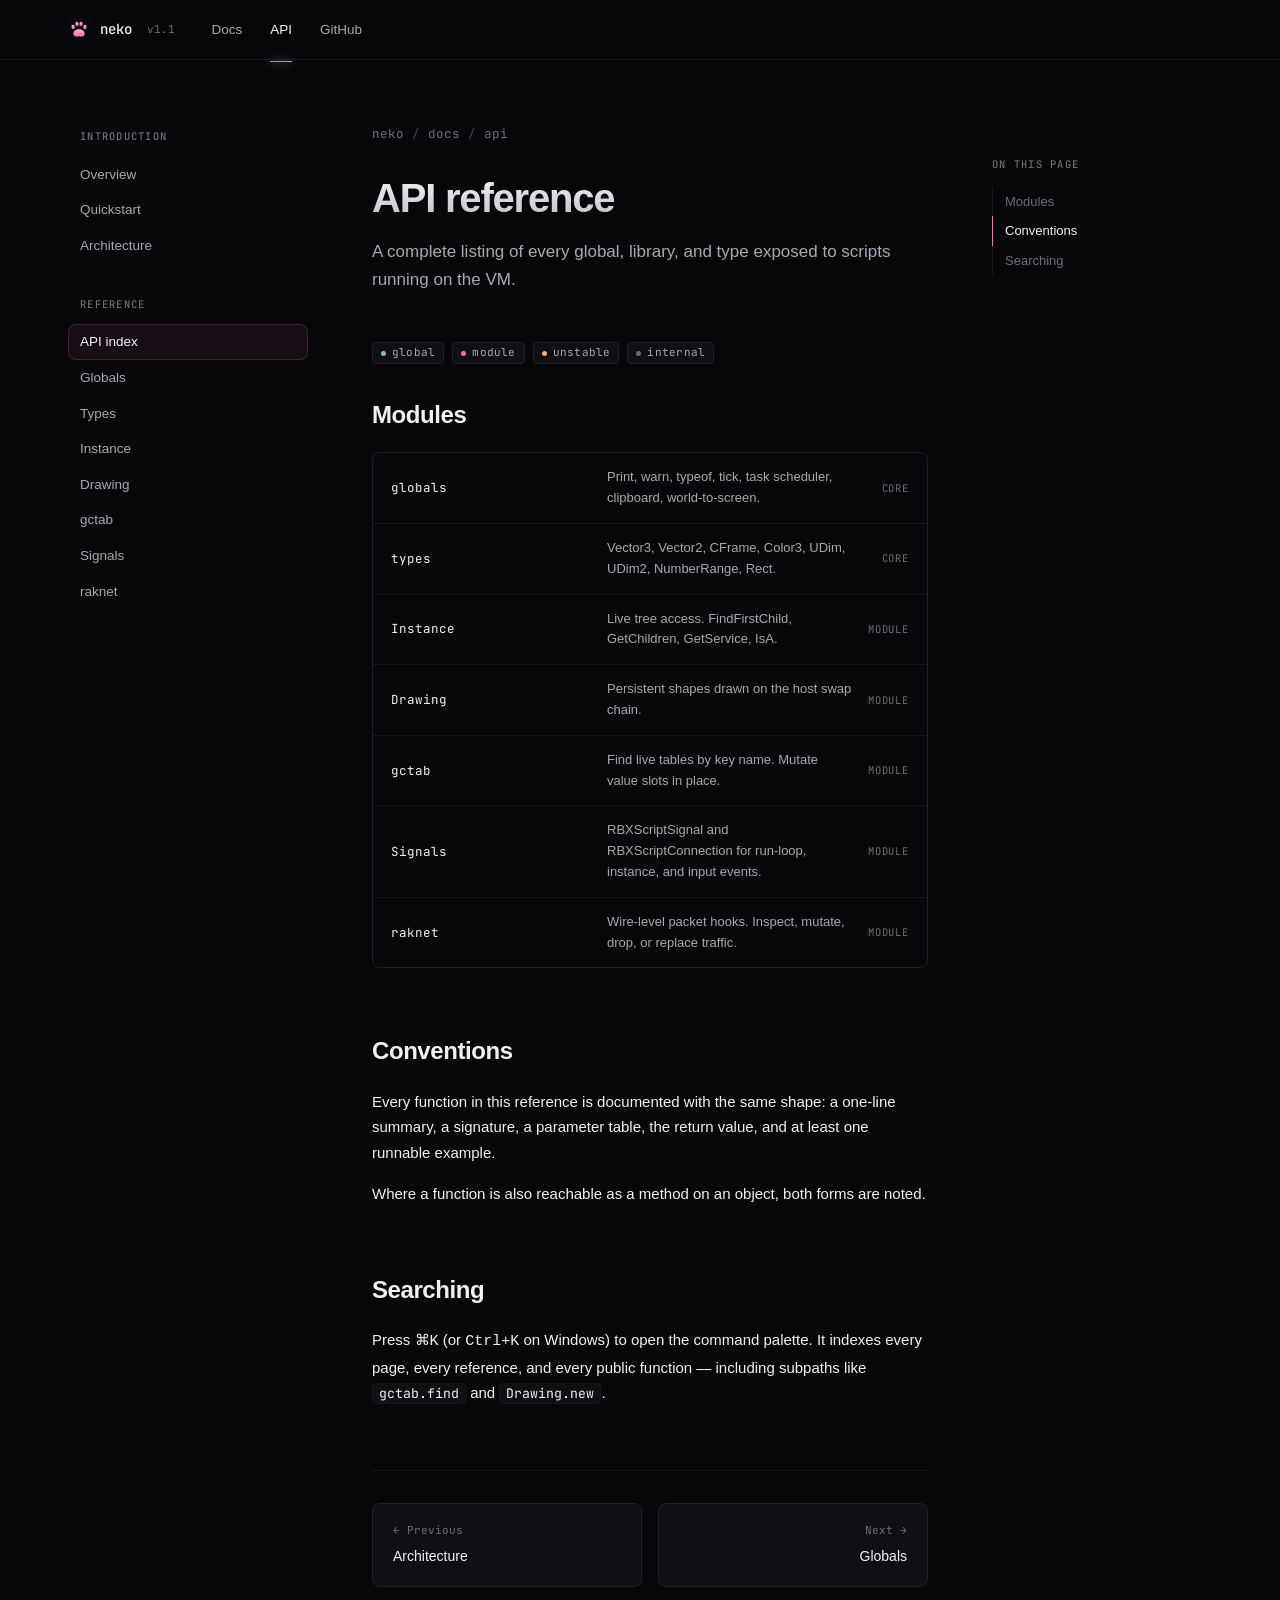
<file: docs/api/index.html>
<!doctype html>
<html lang="en">
<head>
<meta charset="utf-8">
<meta name="viewport" content="width=device-width, initial-scale=1">
<title>API Reference — neko</title>
<link rel="icon" type="image/svg+xml" href="../../assets/img/logo.svg">
<link rel="preconnect" href="https://rsms.me/">
<link rel="preconnect" href="https://fonts.gstatic.com" crossorigin>
<link rel="stylesheet" href="../../assets/css/main.css">
<link rel="stylesheet" href="../../assets/css/docs.css">
<script>window.__BASE__ = '../../';</script>
<script src="../../assets/js/main.js" defer></script>
</head>
<body>

<header class="site">
    <div class="container row">
        <a class="brand" href="../../index.html">
            <img class="mark" src="../../assets/img/logo.svg" alt="">
            <span>neko</span>
            <span class="ver">v1.1</span>
        </a>
        <nav class="top">
            <a href="../index.html">Docs</a>
            <a href="index.html" class="active">API</a>            <a href="https://github.com" target="_blank" rel="noopener">GitHub</a>
        </nav>    </div>
</header>

<div class="docs-shell">
    <aside class="sidenav">
        <div class="group">
            <span class="group-title">Introduction</span>
            <a href="../index.html">Overview</a>            <a href="../quickstart.html">Quickstart</a>
            <a href="../concepts.html">Architecture</a>
        </div>
        <div class="group">
            <span class="group-title">Reference</span>
            <a href="index.html" class="active">API index</a>
            <a href="globals.html">Globals</a>
            <a href="types.html">Types</a>
            <a href="instance.html">Instance</a>
            <a href="drawing.html">Drawing</a>
            <a href="gctab.html">gctab</a>
            <a href="signals.html">Signals</a>
            <a href="raknet.html">raknet</a>
        </div>    </aside>

    <main class="docs-main">
        <div class="breadcrumb">
            <a href="../../index.html">neko</a>
            <span class="sep">/</span>
            <a href="../index.html">docs</a>
            <span class="sep">/</span>
            <span>api</span>
        </div>

        <h1>API reference</h1>
        <p class="summary">A complete listing of every global, library, and type exposed to scripts running on the VM.</p>

        <div class="tag-row">
            <span class="tag global"><span class="dot"></span>global</span>
            <span class="tag module"><span class="dot"></span>module</span>
            <span class="tag unstable"><span class="dot"></span>unstable</span>
            <span class="tag internal"><span class="dot"></span>internal</span>
        </div>

        <h2 id="modules">Modules</h2>

        <div class="api-list">
            <a href="globals.html">
                <code>globals</code>
                <span class="desc">Print, warn, typeof, tick, task scheduler, clipboard, world-to-screen.</span>
                <span class="kind-tag">core</span>
            </a>
            <a href="types.html">
                <code>types</code>
                <span class="desc">Vector3, Vector2, CFrame, Color3, UDim, UDim2, NumberRange, Rect.</span>
                <span class="kind-tag">core</span>
            </a>
            <a href="instance.html">
                <code>Instance</code>
                <span class="desc">Live tree access. FindFirstChild, GetChildren, GetService, IsA.</span>
                <span class="kind-tag">module</span>
            </a>
            <a href="drawing.html">
                <code>Drawing</code>
                <span class="desc">Persistent shapes drawn on the host swap chain.</span>
                <span class="kind-tag">module</span>
            </a>
            <a href="gctab.html">
                <code>gctab</code>
                <span class="desc">Find live tables by key name. Mutate value slots in place.</span>
                <span class="kind-tag">module</span>
            </a>
            <a href="signals.html">
                <code>Signals</code>
                <span class="desc">RBXScriptSignal and RBXScriptConnection for run-loop, instance, and input events.</span>
                <span class="kind-tag">module</span>
            </a>
            <a href="raknet.html">
                <code>raknet</code>
                <span class="desc">Wire-level packet hooks. Inspect, mutate, drop, or replace traffic.</span>
                <span class="kind-tag">module</span>
            </a>
        </div>

        <h2 id="conventions">Conventions</h2>
        <p>Every function in this reference is documented with the same shape: a one-line summary, a signature, a parameter table, the return value, and at least one runnable example.</p>

        <p>Where a function is also reachable as a method on an object, both forms are noted.</p>

        <h2 id="search">Searching</h2>
        <p>Press <kbd>⌘K</kbd> (or <kbd>Ctrl+K</kbd> on Windows) to open the command palette. It indexes every page, every reference, and every public function — including subpaths like <code>gctab.find</code> and <code>Drawing.new</code>.</p>

        <div class="docs-foot">
            <a class="foot-link" href="../concepts.html">
                <span class="label">← Previous</span>
                <span class="title">Architecture</span>
            </a>
            <a class="foot-link next" href="globals.html">
                <span class="label">Next →</span>
                <span class="title">Globals</span>
            </a>
        </div>
    </main>

    <aside class="toc">
        <div class="label">On this page</div>
        <ul>
            <li><a href="#modules">Modules</a></li>
            <li><a href="#conventions">Conventions</a></li>
            <li><a href="#search">Searching</a></li>
        </ul>
    </aside>
</div>

</body>
</html>
</file>
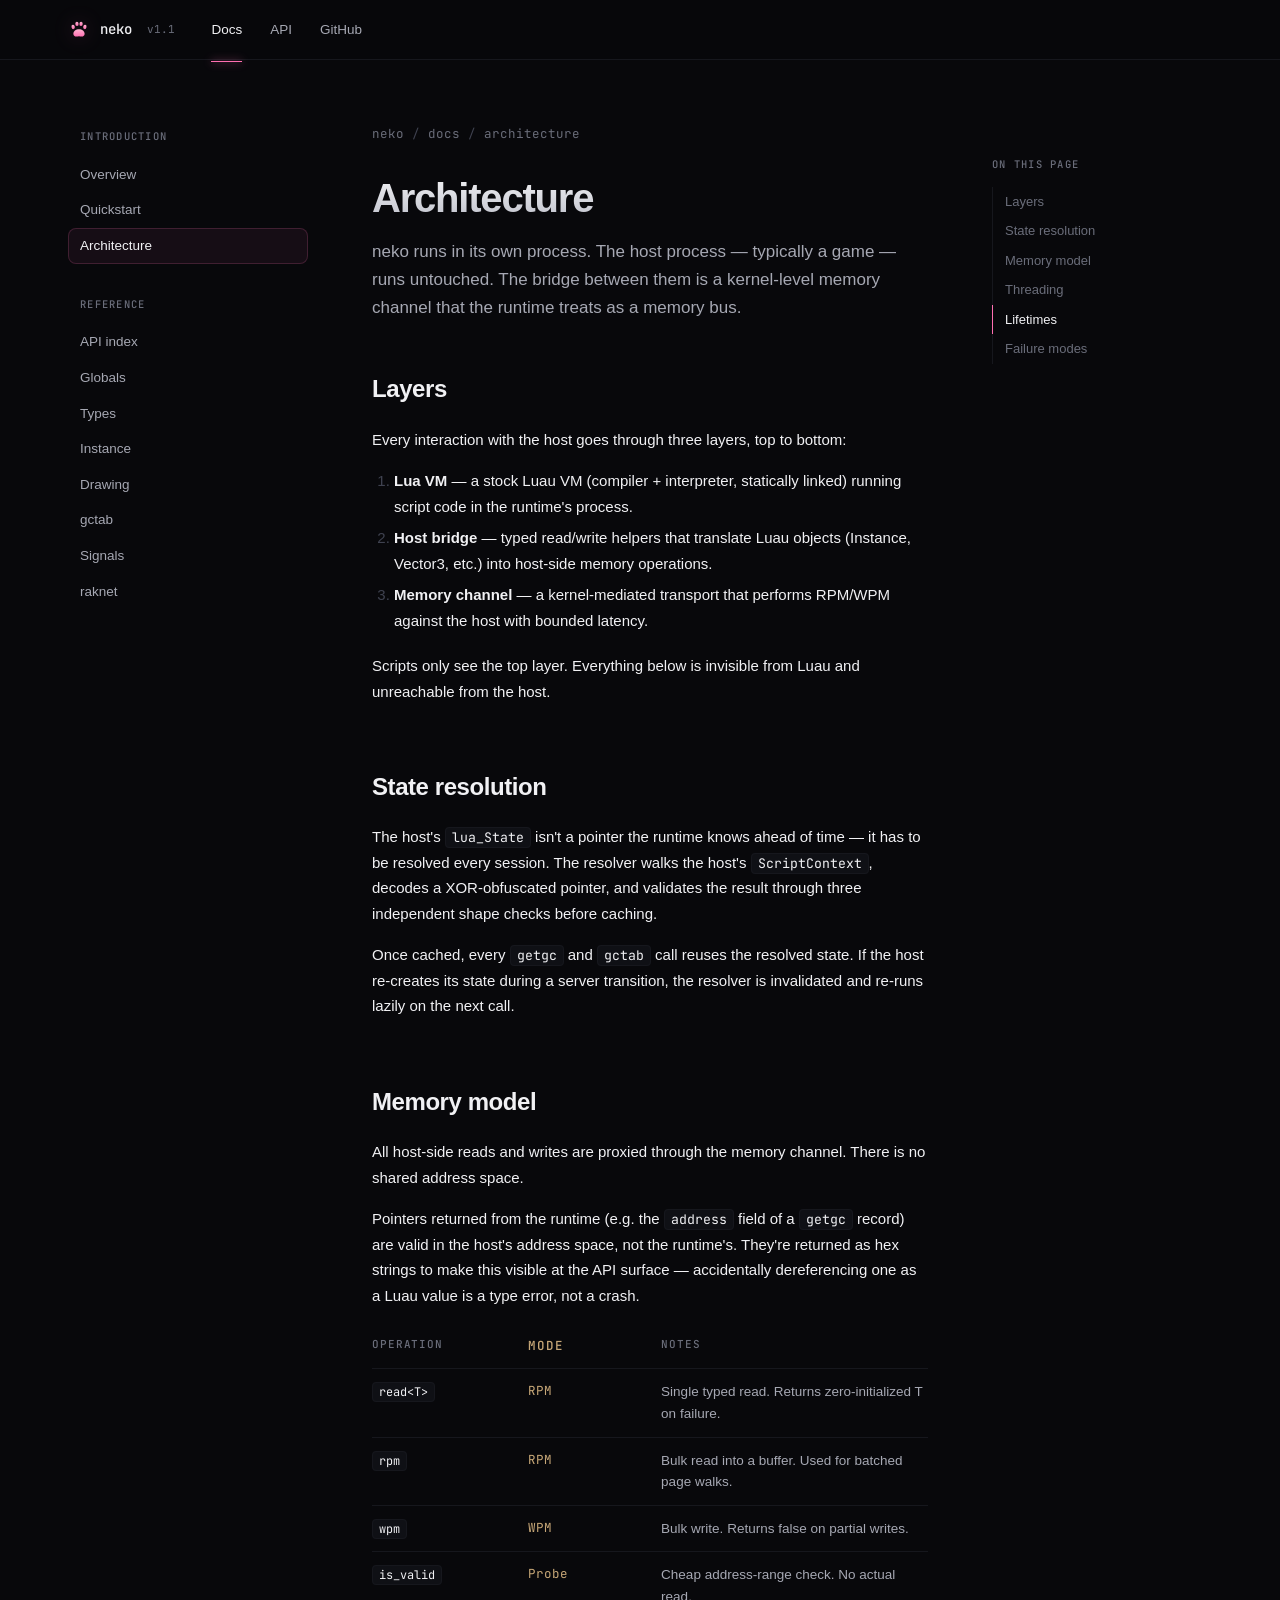
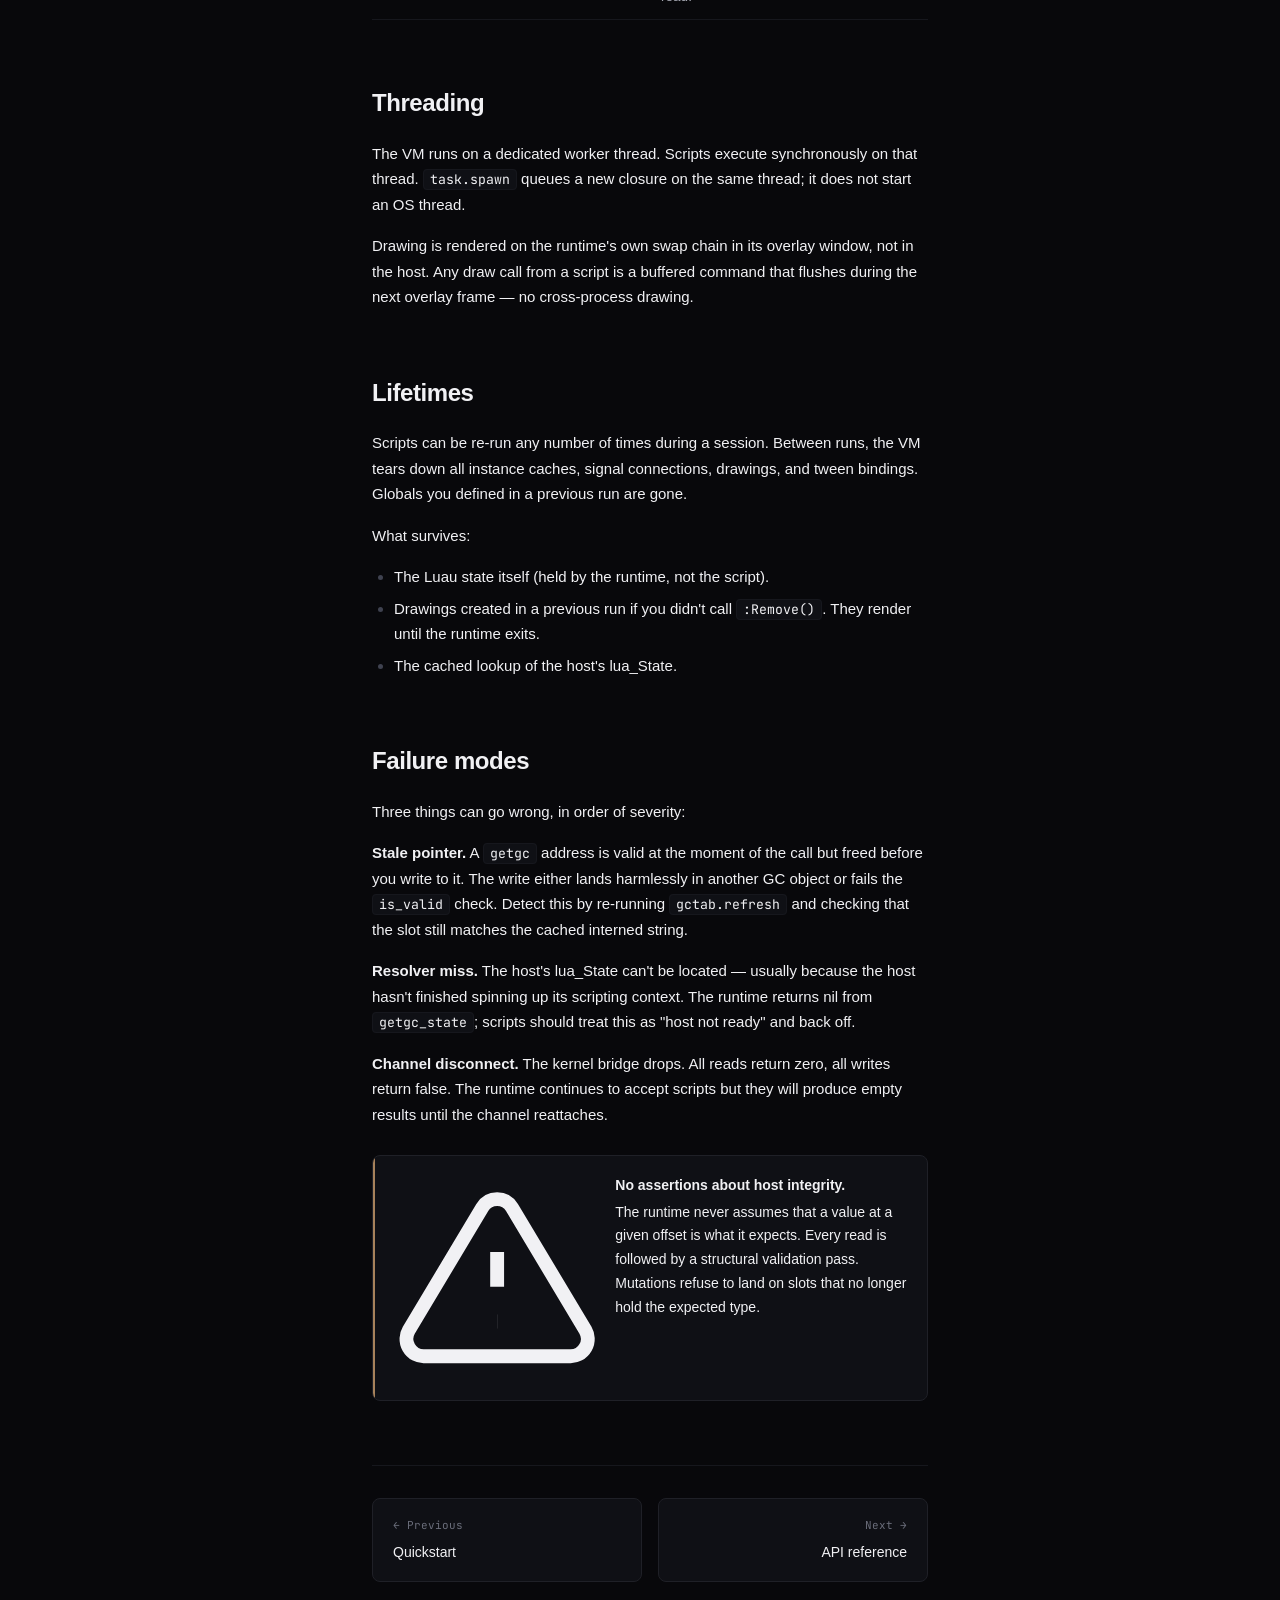
<file: docs/concepts.html>
<!doctype html>
<html lang="en">
<head>
<meta charset="utf-8">
<meta name="viewport" content="width=device-width, initial-scale=1">
<title>Architecture — neko</title>
<link rel="icon" type="image/svg+xml" href="../assets/img/logo.svg">
<link rel="preconnect" href="https://rsms.me/">
<link rel="preconnect" href="https://fonts.gstatic.com" crossorigin>
<link rel="stylesheet" href="../assets/css/main.css">
<link rel="stylesheet" href="../assets/css/docs.css">
<script>window.__BASE__ = '../';</script>
<script src="../assets/js/main.js" defer></script>
</head>
<body>

<header class="site">
    <div class="container row">
        <a class="brand" href="../index.html">
            <img class="mark" src="../assets/img/logo.svg" alt="">
            <span>neko</span>
            <span class="ver">v1.1</span>
        </a>
        <nav class="top">
            <a href="index.html" class="active">Docs</a>
            <a href="api/index.html">API</a>            <a href="https://github.com" target="_blank" rel="noopener">GitHub</a>
        </nav>    </div>
</header>

<div class="docs-shell">
    <aside class="sidenav">
        <div class="group">
            <span class="group-title">Introduction</span>
            <a href="index.html">Overview</a>            <a href="quickstart.html">Quickstart</a>
            <a href="concepts.html" class="active">Architecture</a>
        </div>
        <div class="group">
            <span class="group-title">Reference</span>
            <a href="api/index.html">API index</a>
            <a href="api/globals.html">Globals</a>
            <a href="api/types.html">Types</a>
            <a href="api/instance.html">Instance</a>
            <a href="api/drawing.html">Drawing</a>
            <a href="api/gctab.html">gctab</a>
            <a href="api/signals.html">Signals</a>
            <a href="api/raknet.html">raknet</a>
        </div>    </aside>

    <main class="docs-main">
        <div class="breadcrumb">
            <a href="../index.html">neko</a>
            <span class="sep">/</span>
            <a href="index.html">docs</a>
            <span class="sep">/</span>
            <span>architecture</span>
        </div>

        <h1>Architecture</h1>
        <p class="summary">neko runs in its own process. The host process — typically a game — runs untouched. The bridge between them is a kernel-level memory channel that the runtime treats as a memory bus.</p>

        <h2 id="layers">Layers</h2>
        <p>Every interaction with the host goes through three layers, top to bottom:</p>

        <ol>
            <li><strong>Lua VM</strong> — a stock Luau VM (compiler + interpreter, statically linked) running script code in the runtime's process.</li>
            <li><strong>Host bridge</strong> — typed read/write helpers that translate Luau objects (Instance, Vector3, etc.) into host-side memory operations.</li>
            <li><strong>Memory channel</strong> — a kernel-mediated transport that performs RPM/WPM against the host with bounded latency.</li>
        </ol>

        <p>Scripts only see the top layer. Everything below is invisible from Luau and unreachable from the host.</p>

        <h2 id="state">State resolution</h2>
        <p>The host's <code>lua_State</code> isn't a pointer the runtime knows ahead of time — it has to be resolved every session. The resolver walks the host's <code>ScriptContext</code>, decodes a XOR-obfuscated pointer, and validates the result through three independent shape checks before caching.</p>

        <p>Once cached, every <code>getgc</code> and <code>gctab</code> call reuses the resolved state. If the host re-creates its state during a server transition, the resolver is invalidated and re-runs lazily on the next call.</p>

        <h2 id="memory">Memory model</h2>
        <p>All host-side reads and writes are proxied through the memory channel. There is no shared address space.</p>

        <p>Pointers returned from the runtime (e.g. the <code>address</code> field of a <code>getgc</code> record) are valid in the host's address space, not the runtime's. They're returned as hex strings to make this visible at the API surface — accidentally dereferencing one as a Luau value is a type error, not a crash.</p>

        <table class="params">
            <tr>
                <th>Operation</th>
                <th>Mode</th>
                <th>Notes</th>
            </tr>
            <tr>
                <td><code>read&lt;T&gt;</code></td>
                <td>RPM</td>
                <td>Single typed read. Returns zero-initialized T on failure.</td>
            </tr>
            <tr>
                <td><code>rpm</code></td>
                <td>RPM</td>
                <td>Bulk read into a buffer. Used for batched page walks.</td>
            </tr>
            <tr>
                <td><code>wpm</code></td>
                <td>WPM</td>
                <td>Bulk write. Returns false on partial writes.</td>
            </tr>
            <tr>
                <td><code>is_valid</code></td>
                <td>Probe</td>
                <td>Cheap address-range check. No actual read.</td>
            </tr>
        </table>

        <h2 id="threads">Threading</h2>
        <p>The VM runs on a dedicated worker thread. Scripts execute synchronously on that thread. <code>task.spawn</code> queues a new closure on the same thread; it does not start an OS thread.</p>

        <p>Drawing is rendered on the runtime's own swap chain in its overlay window, not in the host. Any draw call from a script is a buffered command that flushes during the next overlay frame — no cross-process drawing.</p>

        <h2 id="lifetimes">Lifetimes</h2>
        <p>Scripts can be re-run any number of times during a session. Between runs, the VM tears down all instance caches, signal connections, drawings, and tween bindings. Globals you defined in a previous run are gone.</p>

        <p>What survives:</p>
        <ul>
            <li>The Luau state itself (held by the runtime, not the script).</li>
            <li>Drawings created in a previous run if you didn't call <code>:Remove()</code>. They render until the runtime exits.</li>
            <li>The cached lookup of the host's lua_State.</li>
        </ul>

        <h2 id="failure">Failure modes</h2>
        <p>Three things can go wrong, in order of severity:</p>

        <p><strong>Stale pointer.</strong> A <code>getgc</code> address is valid at the moment of the call but freed before you write to it. The write either lands harmlessly in another GC object or fails the <code>is_valid</code> check. Detect this by re-running <code>gctab.refresh</code> and checking that the slot still matches the cached interned string.</p>

        <p><strong>Resolver miss.</strong> The host's lua_State can't be located — usually because the host hasn't finished spinning up its scripting context. The runtime returns nil from <code>getgc_state</code>; scripts should treat this as "host not ready" and back off.</p>

        <p><strong>Channel disconnect.</strong> The kernel bridge drops. All reads return zero, all writes return false. The runtime continues to accept scripts but they will produce empty results until the channel reattaches.</p>

        <div class="callout warn">
            <svg viewBox="0 0 24 24" fill="none" stroke="currentColor" stroke-width="1.6"><path d="M10.29 3.86 1.82 18a2 2 0 0 0 1.71 3h16.94a2 2 0 0 0 1.71-3L13.71 3.86a2 2 0 0 0-3.42 0Z"/><line x1="12" y1="9" x2="12" y2="13"/><line x1="12" y1="17" x2="12.01" y2="17"/></svg>
            <div class="body">
                <div class="title">No assertions about host integrity.</div>
                <p>The runtime never assumes that a value at a given offset is what it expects. Every read is followed by a structural validation pass. Mutations refuse to land on slots that no longer hold the expected type.</p>
            </div>
        </div>

        <div class="docs-foot">
            <a class="foot-link" href="quickstart.html">
                <span class="label">← Previous</span>
                <span class="title">Quickstart</span>
            </a>
            <a class="foot-link next" href="api/index.html">
                <span class="label">Next →</span>
                <span class="title">API reference</span>
            </a>
        </div>
    </main>

    <aside class="toc">
        <div class="label">On this page</div>
        <ul>
            <li><a href="#layers">Layers</a></li>
            <li><a href="#state">State resolution</a></li>
            <li><a href="#memory">Memory model</a></li>
            <li><a href="#threads">Threading</a></li>
            <li><a href="#lifetimes">Lifetimes</a></li>
            <li><a href="#failure">Failure modes</a></li>
        </ul>
    </aside>
</div>

</body>
</html>
</file>
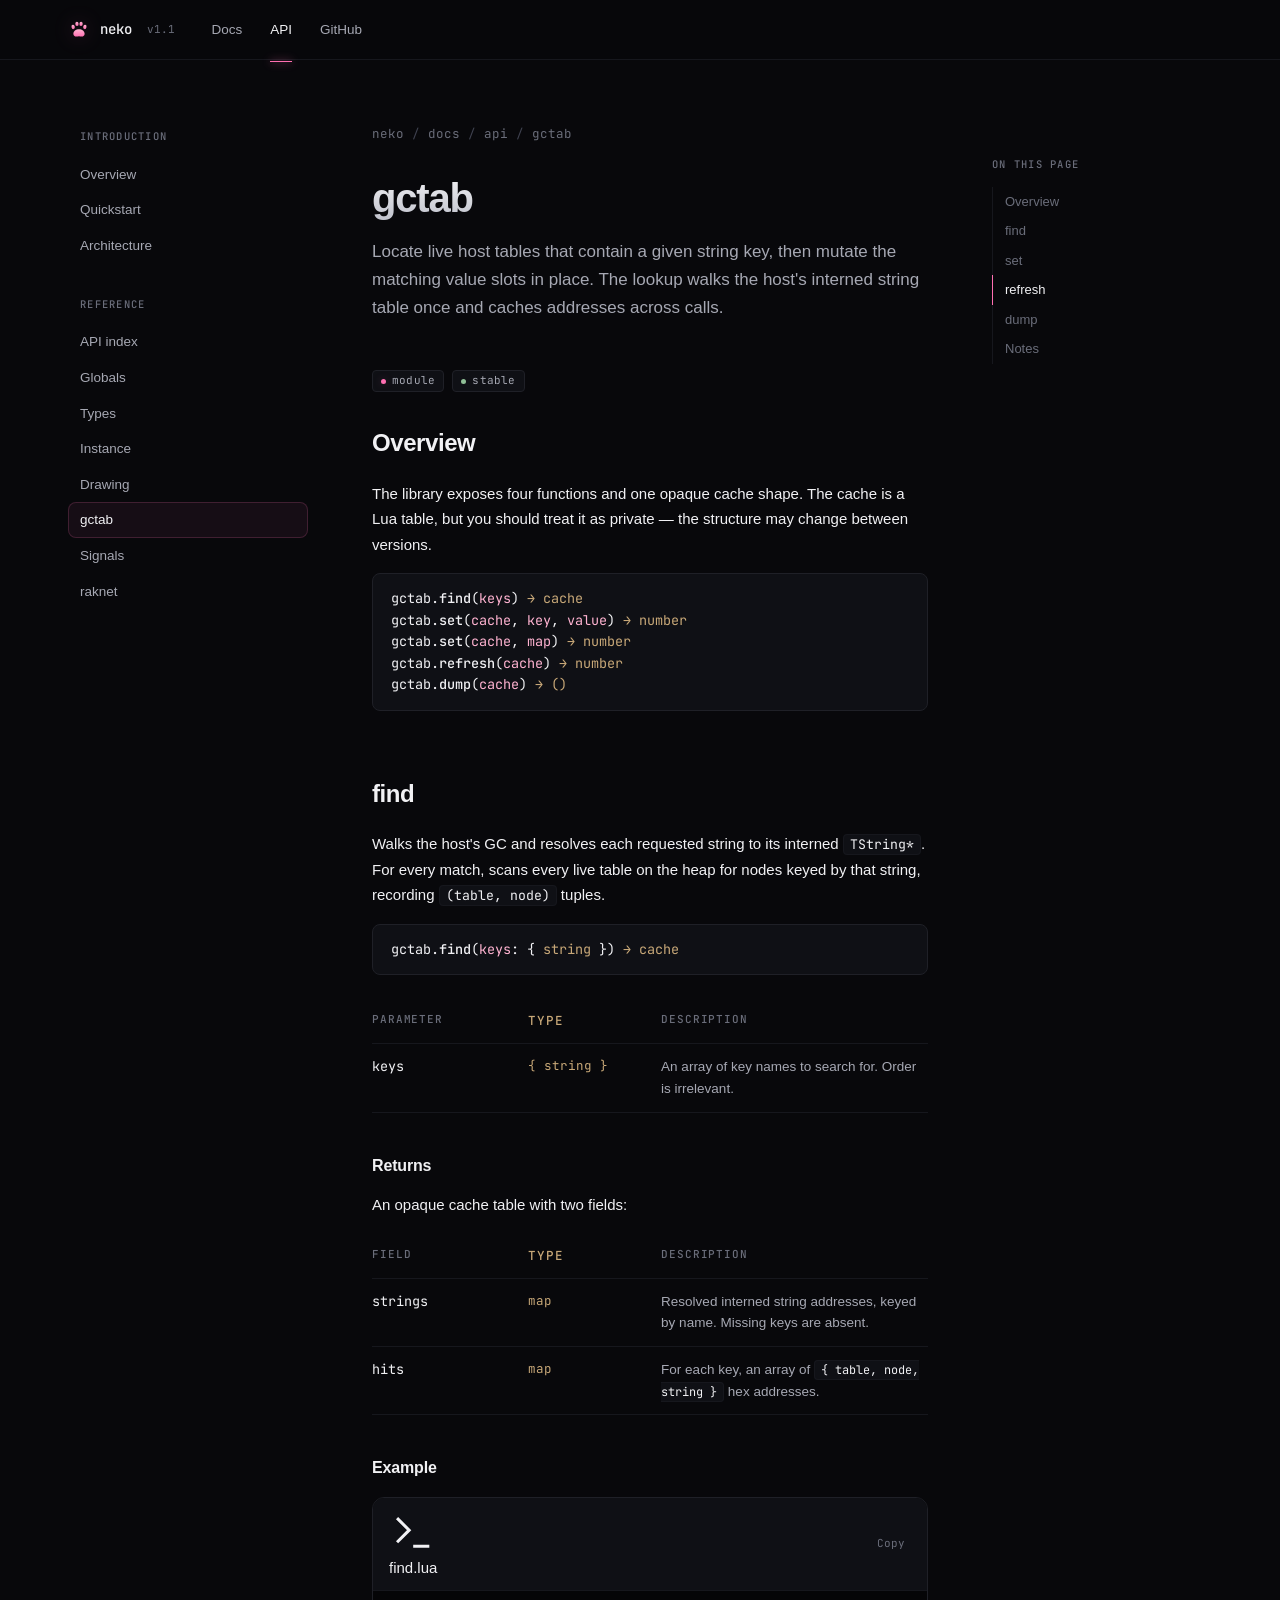
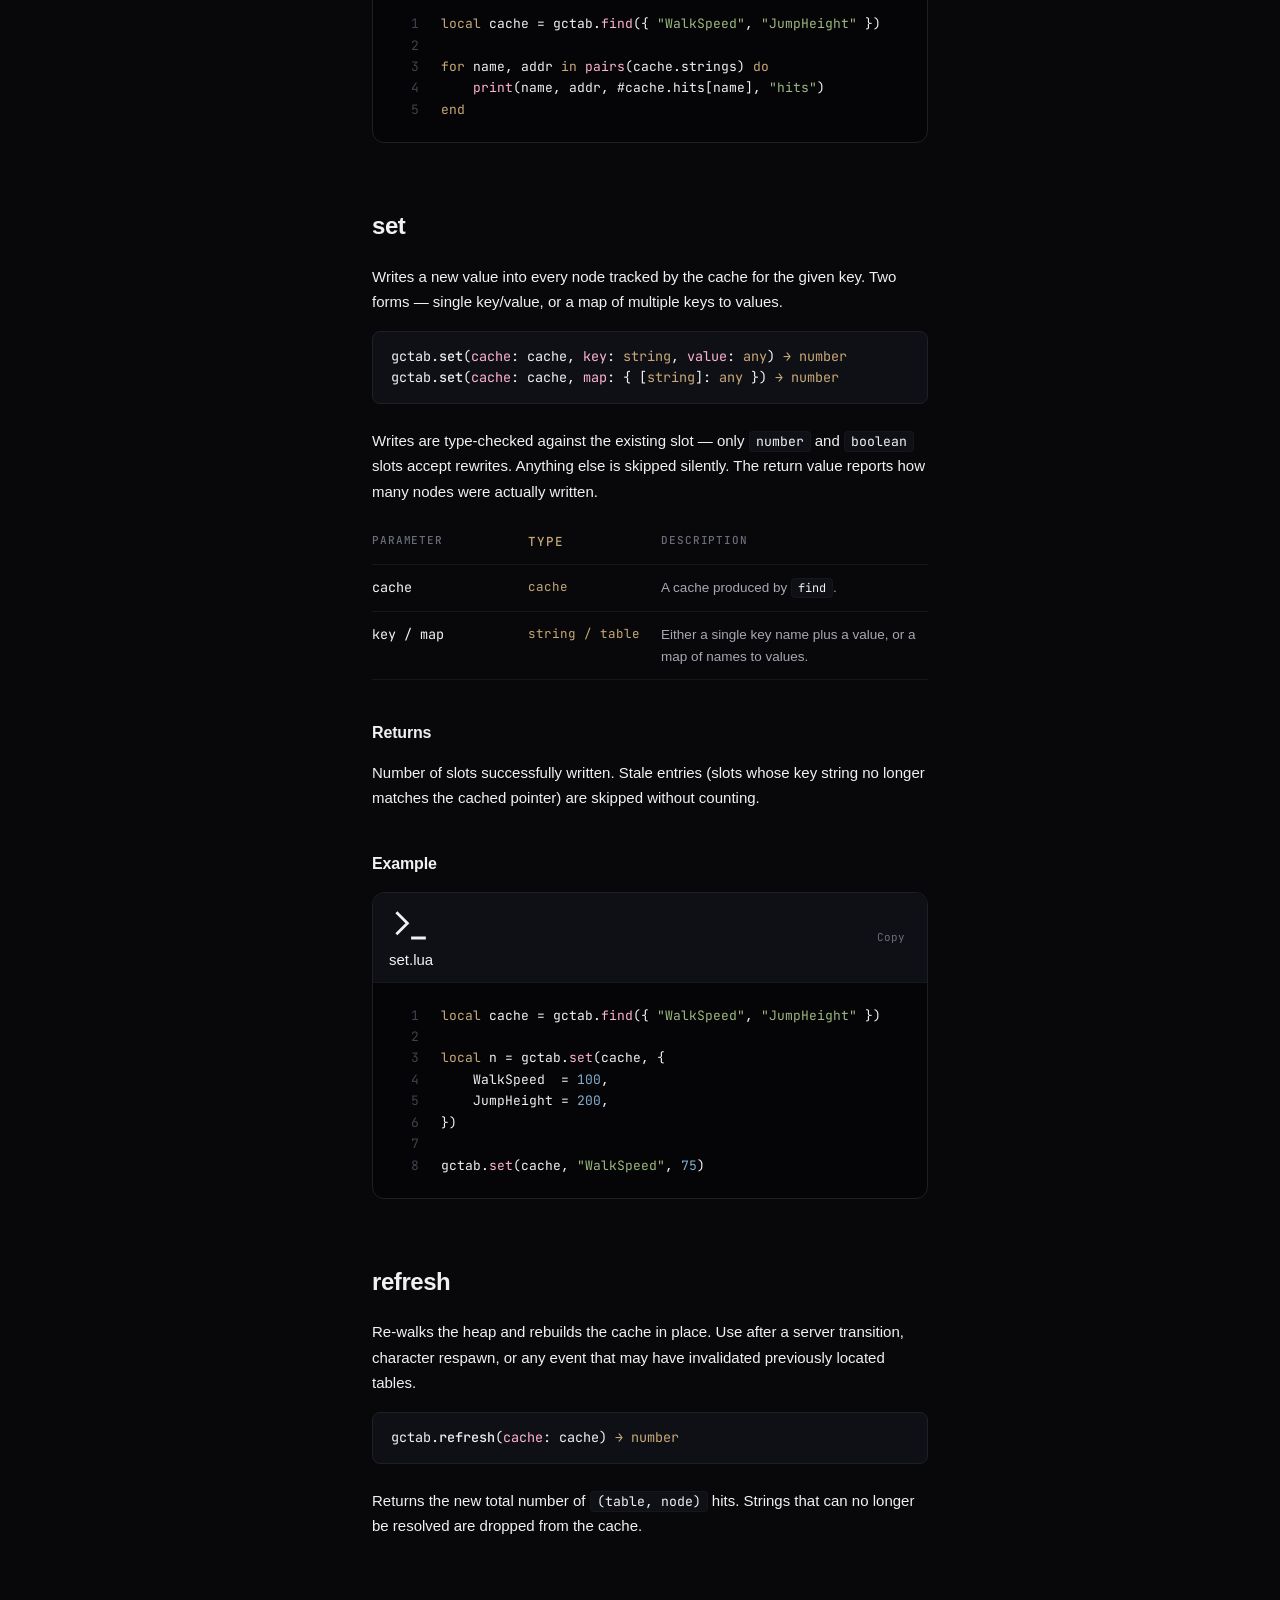
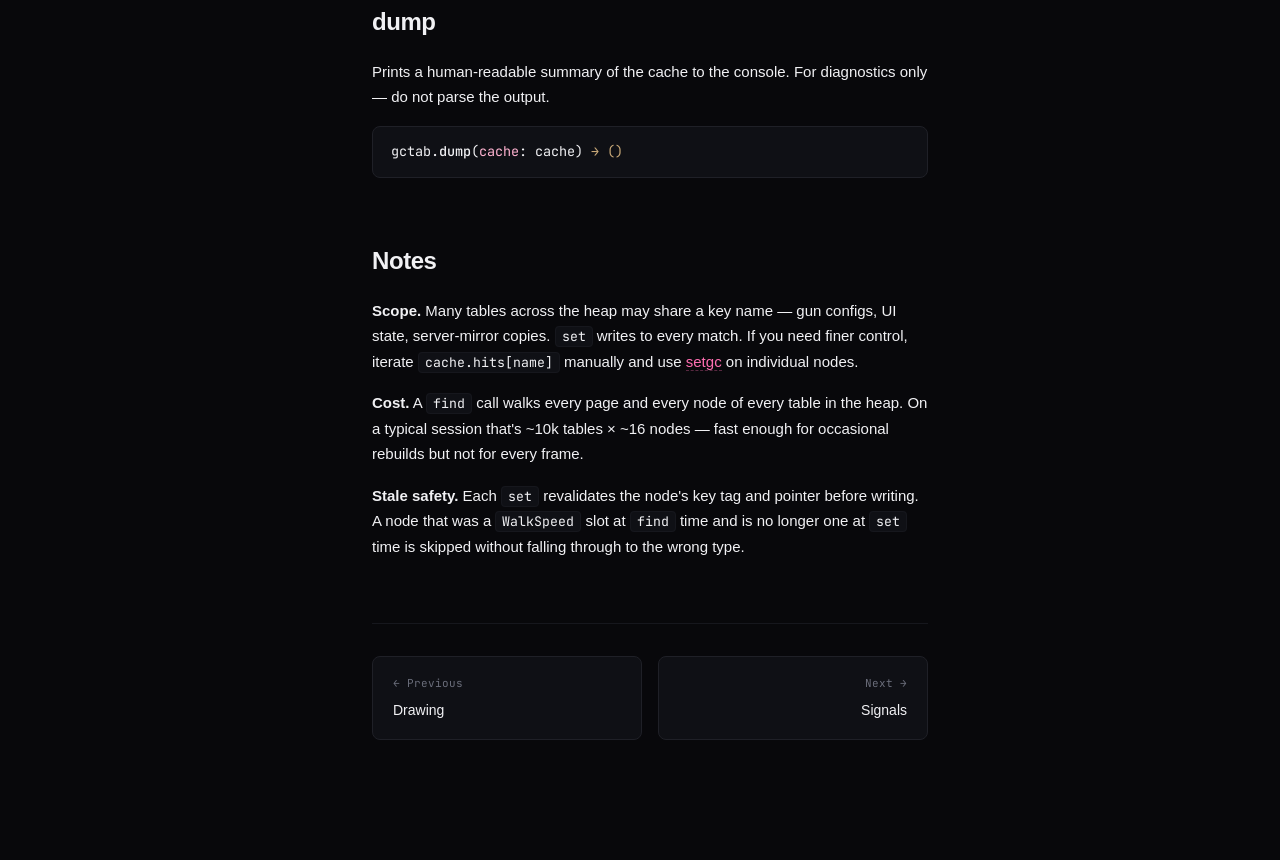
<file: docs/api/gctab.html>
<!doctype html>
<html lang="en">
<head>
<meta charset="utf-8">
<meta name="viewport" content="width=device-width, initial-scale=1">
<title>gctab — neko</title>
<link rel="icon" type="image/svg+xml" href="../../assets/img/logo.svg">
<link rel="preconnect" href="https://rsms.me/">
<link rel="preconnect" href="https://fonts.gstatic.com" crossorigin>
<link rel="stylesheet" href="../../assets/css/main.css">
<link rel="stylesheet" href="../../assets/css/docs.css">
<script>window.__BASE__ = '../../';</script>
<script src="../../assets/js/main.js" defer></script>
</head>
<body>

<header class="site">
    <div class="container row">
        <a class="brand" href="../../index.html">
            <img class="mark" src="../../assets/img/logo.svg" alt="">
            <span>neko</span>
            <span class="ver">v1.1</span>
        </a>
        <nav class="top">
            <a href="../index.html">Docs</a>
            <a href="index.html" class="active">API</a>            <a href="https://github.com" target="_blank" rel="noopener">GitHub</a>
        </nav>    </div>
</header>

<div class="docs-shell">
    <aside class="sidenav">
        <div class="group">
            <span class="group-title">Introduction</span>
            <a href="../index.html">Overview</a>            <a href="../quickstart.html">Quickstart</a>
            <a href="../concepts.html">Architecture</a>
        </div>
        <div class="group">
            <span class="group-title">Reference</span>
            <a href="index.html">API index</a>
            <a href="globals.html">Globals</a>
            <a href="types.html">Types</a>
            <a href="instance.html">Instance</a>
            <a href="drawing.html">Drawing</a>
            <a href="gctab.html" class="active">gctab</a>
            <a href="signals.html">Signals</a>
            <a href="raknet.html">raknet</a>
        </div>    </aside>

    <main class="docs-main">
        <div class="breadcrumb">
            <a href="../../index.html">neko</a>
            <span class="sep">/</span>
            <a href="../index.html">docs</a>
            <span class="sep">/</span>
            <a href="index.html">api</a>
            <span class="sep">/</span>
            <span>gctab</span>
        </div>

        <h1>gctab</h1>
        <p class="summary">Locate live host tables that contain a given string key, then mutate the matching value slots in place. The lookup walks the host's interned string table once and caches addresses across calls.</p>

        <div class="tag-row">
            <span class="tag module"><span class="dot"></span>module</span>
            <span class="tag global"><span class="dot"></span>stable</span>
        </div>

        <h2 id="overview">Overview</h2>
        <p>The library exposes four functions and one opaque cache shape. The cache is a Lua table, but you should treat it as private — the structure may change between versions.</p>

        <div class="signature">gctab.<span class="name">find</span>(<span class="arg">keys</span>) <span class="ret">→ cache</span>
gctab.<span class="name">set</span>(<span class="arg">cache</span>, <span class="arg">key</span>, <span class="arg">value</span>) <span class="ret">→ number</span>
gctab.<span class="name">set</span>(<span class="arg">cache</span>, <span class="arg">map</span>) <span class="ret">→ number</span>
gctab.<span class="name">refresh</span>(<span class="arg">cache</span>) <span class="ret">→ number</span>
gctab.<span class="name">dump</span>(<span class="arg">cache</span>) <span class="ret">→ ()</span></div>

        <h2 id="find">find</h2>
        <p>Walks the host's GC and resolves each requested string to its interned <code>TString*</code>. For every match, scans every live table on the heap for nodes keyed by that string, recording <code>(table, node)</code> tuples.</p>

        <div class="signature">gctab.<span class="name">find</span>(<span class="arg">keys</span>: { <span class="ret">string</span> }) <span class="ret">→ cache</span></div>

        <table class="params">
            <tr>
                <th>Parameter</th>
                <th>Type</th>
                <th>Description</th>
            </tr>
            <tr>
                <td>keys</td>
                <td>{ string }</td>
                <td>An array of key names to search for. Order is irrelevant.</td>
            </tr>
        </table>

        <h3>Returns</h3>
        <p>An opaque cache table with two fields:</p>

        <table class="params">
            <tr>
                <th>Field</th>
                <th>Type</th>
                <th>Description</th>
            </tr>
            <tr>
                <td>strings</td>
                <td>map</td>
                <td>Resolved interned string addresses, keyed by name. Missing keys are absent.</td>
            </tr>
            <tr>
                <td>hits</td>
                <td>map</td>
                <td>For each key, an array of <code>{ table, node, string }</code> hex addresses.</td>
            </tr>
        </table>

        <h3>Example</h3>
        <div class="code-frame">
            <div class="frame-bar">
                <span class="frame-title">
                    <svg viewBox="0 0 24 24" fill="none" stroke="currentColor" stroke-width="1.5"><polyline points="4 17 10 11 4 5"/><line x1="12" y1="19" x2="20" y2="19"/></svg>
                    find.lua
                </span>
                <button class="copy-btn" aria-label="Copy"><svg viewBox="0 0 24 24" fill="none" stroke="currentColor" stroke-width="1.6"><rect x="9" y="9" width="13" height="13" rx="2"/><path d="M5 15H4a2 2 0 0 1-2-2V4a2 2 0 0 1 2-2h9a2 2 0 0 1 2 2v1"/></svg><span class="lab">Copy</span></button>
            </div>
<pre class="code"><span class="line"><span class="ln">1</span><span class="tk-keyword">local</span> cache = gctab.<span class="tk-fn">find</span>({ <span class="tk-string">"WalkSpeed"</span>, <span class="tk-string">"JumpHeight"</span> })</span>
<span class="line"><span class="ln">2</span></span>
<span class="line"><span class="ln">3</span><span class="tk-keyword">for</span> name, addr <span class="tk-keyword">in</span> <span class="tk-fn">pairs</span>(cache.strings) <span class="tk-keyword">do</span></span>
<span class="line"><span class="ln">4</span>    <span class="tk-fn">print</span>(name, addr, #cache.hits[name], <span class="tk-string">"hits"</span>)</span>
<span class="line"><span class="ln">5</span><span class="tk-keyword">end</span></span></pre>
        </div>

        <h2 id="set">set</h2>
        <p>Writes a new value into every node tracked by the cache for the given key. Two forms — single key/value, or a map of multiple keys to values.</p>

        <div class="signature">gctab.<span class="name">set</span>(<span class="arg">cache</span>: cache, <span class="arg">key</span>: <span class="ret">string</span>, <span class="arg">value</span>: <span class="ret">any</span>) <span class="ret">→ number</span>
gctab.<span class="name">set</span>(<span class="arg">cache</span>: cache, <span class="arg">map</span>: { [<span class="ret">string</span>]: <span class="ret">any</span> }) <span class="ret">→ number</span></div>

        <p>Writes are type-checked against the existing slot — only <code>number</code> and <code>boolean</code> slots accept rewrites. Anything else is skipped silently. The return value reports how many nodes were actually written.</p>

        <table class="params">
            <tr>
                <th>Parameter</th>
                <th>Type</th>
                <th>Description</th>
            </tr>
            <tr>
                <td>cache</td>
                <td>cache</td>
                <td>A cache produced by <code>find</code>.</td>
            </tr>
            <tr>
                <td>key / map</td>
                <td>string / table</td>
                <td>Either a single key name plus a value, or a map of names to values.</td>
            </tr>
        </table>

        <h3>Returns</h3>
        <p>Number of slots successfully written. Stale entries (slots whose key string no longer matches the cached pointer) are skipped without counting.</p>

        <h3>Example</h3>
        <div class="code-frame">
            <div class="frame-bar">
                <span class="frame-title">
                    <svg viewBox="0 0 24 24" fill="none" stroke="currentColor" stroke-width="1.5"><polyline points="4 17 10 11 4 5"/><line x1="12" y1="19" x2="20" y2="19"/></svg>
                    set.lua
                </span>
                <button class="copy-btn" aria-label="Copy"><svg viewBox="0 0 24 24" fill="none" stroke="currentColor" stroke-width="1.6"><rect x="9" y="9" width="13" height="13" rx="2"/><path d="M5 15H4a2 2 0 0 1-2-2V4a2 2 0 0 1 2-2h9a2 2 0 0 1 2 2v1"/></svg><span class="lab">Copy</span></button>
            </div>
<pre class="code"><span class="line"><span class="ln">1</span><span class="tk-keyword">local</span> cache = gctab.<span class="tk-fn">find</span>({ <span class="tk-string">"WalkSpeed"</span>, <span class="tk-string">"JumpHeight"</span> })</span>
<span class="line"><span class="ln">2</span></span>
<span class="line"><span class="ln">3</span><span class="tk-keyword">local</span> n = gctab.<span class="tk-fn">set</span>(cache, {</span>
<span class="line"><span class="ln">4</span>    WalkSpeed  = <span class="tk-number">100</span>,</span>
<span class="line"><span class="ln">5</span>    JumpHeight = <span class="tk-number">200</span>,</span>
<span class="line"><span class="ln">6</span>})</span>
<span class="line"><span class="ln">7</span></span>
<span class="line"><span class="ln">8</span>gctab.<span class="tk-fn">set</span>(cache, <span class="tk-string">"WalkSpeed"</span>, <span class="tk-number">75</span>)</span></pre>
        </div>

        <h2 id="refresh">refresh</h2>
        <p>Re-walks the heap and rebuilds the cache in place. Use after a server transition, character respawn, or any event that may have invalidated previously located tables.</p>

        <div class="signature">gctab.<span class="name">refresh</span>(<span class="arg">cache</span>: cache) <span class="ret">→ number</span></div>

        <p>Returns the new total number of <code>(table, node)</code> hits. Strings that can no longer be resolved are dropped from the cache.</p>

        <h2 id="dump">dump</h2>
        <p>Prints a human-readable summary of the cache to the console. For diagnostics only — do not parse the output.</p>

        <div class="signature">gctab.<span class="name">dump</span>(<span class="arg">cache</span>: cache) <span class="ret">→ ()</span></div>

        <h2 id="notes">Notes</h2>
        <p><strong>Scope.</strong> Many tables across the heap may share a key name — gun configs, UI state, server-mirror copies. <code>set</code> writes to every match. If you need finer control, iterate <code>cache.hits[name]</code> manually and use <a class="inline" href="#">setgc</a> on individual nodes.</p>

        <p><strong>Cost.</strong> A <code>find</code> call walks every page and every node of every table in the heap. On a typical session that's ~10k tables × ~16 nodes — fast enough for occasional rebuilds but not for every frame.</p>

        <p><strong>Stale safety.</strong> Each <code>set</code> revalidates the node's key tag and pointer before writing. A node that was a <code>WalkSpeed</code> slot at <code>find</code> time and is no longer one at <code>set</code> time is skipped without falling through to the wrong type.</p>

        <div class="docs-foot">
            <a class="foot-link" href="drawing.html">
                <span class="label">← Previous</span>
                <span class="title">Drawing</span>
            </a>
            <a class="foot-link next" href="signals.html">
                <span class="label">Next →</span>
                <span class="title">Signals</span>
            </a>
        </div>
    </main>

    <aside class="toc">
        <div class="label">On this page</div>
        <ul>
            <li><a href="#overview">Overview</a></li>
            <li><a href="#find">find</a></li>
            <li><a href="#set">set</a></li>
            <li><a href="#refresh">refresh</a></li>
            <li><a href="#dump">dump</a></li>
            <li><a href="#notes">Notes</a></li>
        </ul>
    </aside>
</div>

</body>
</html>
</file>
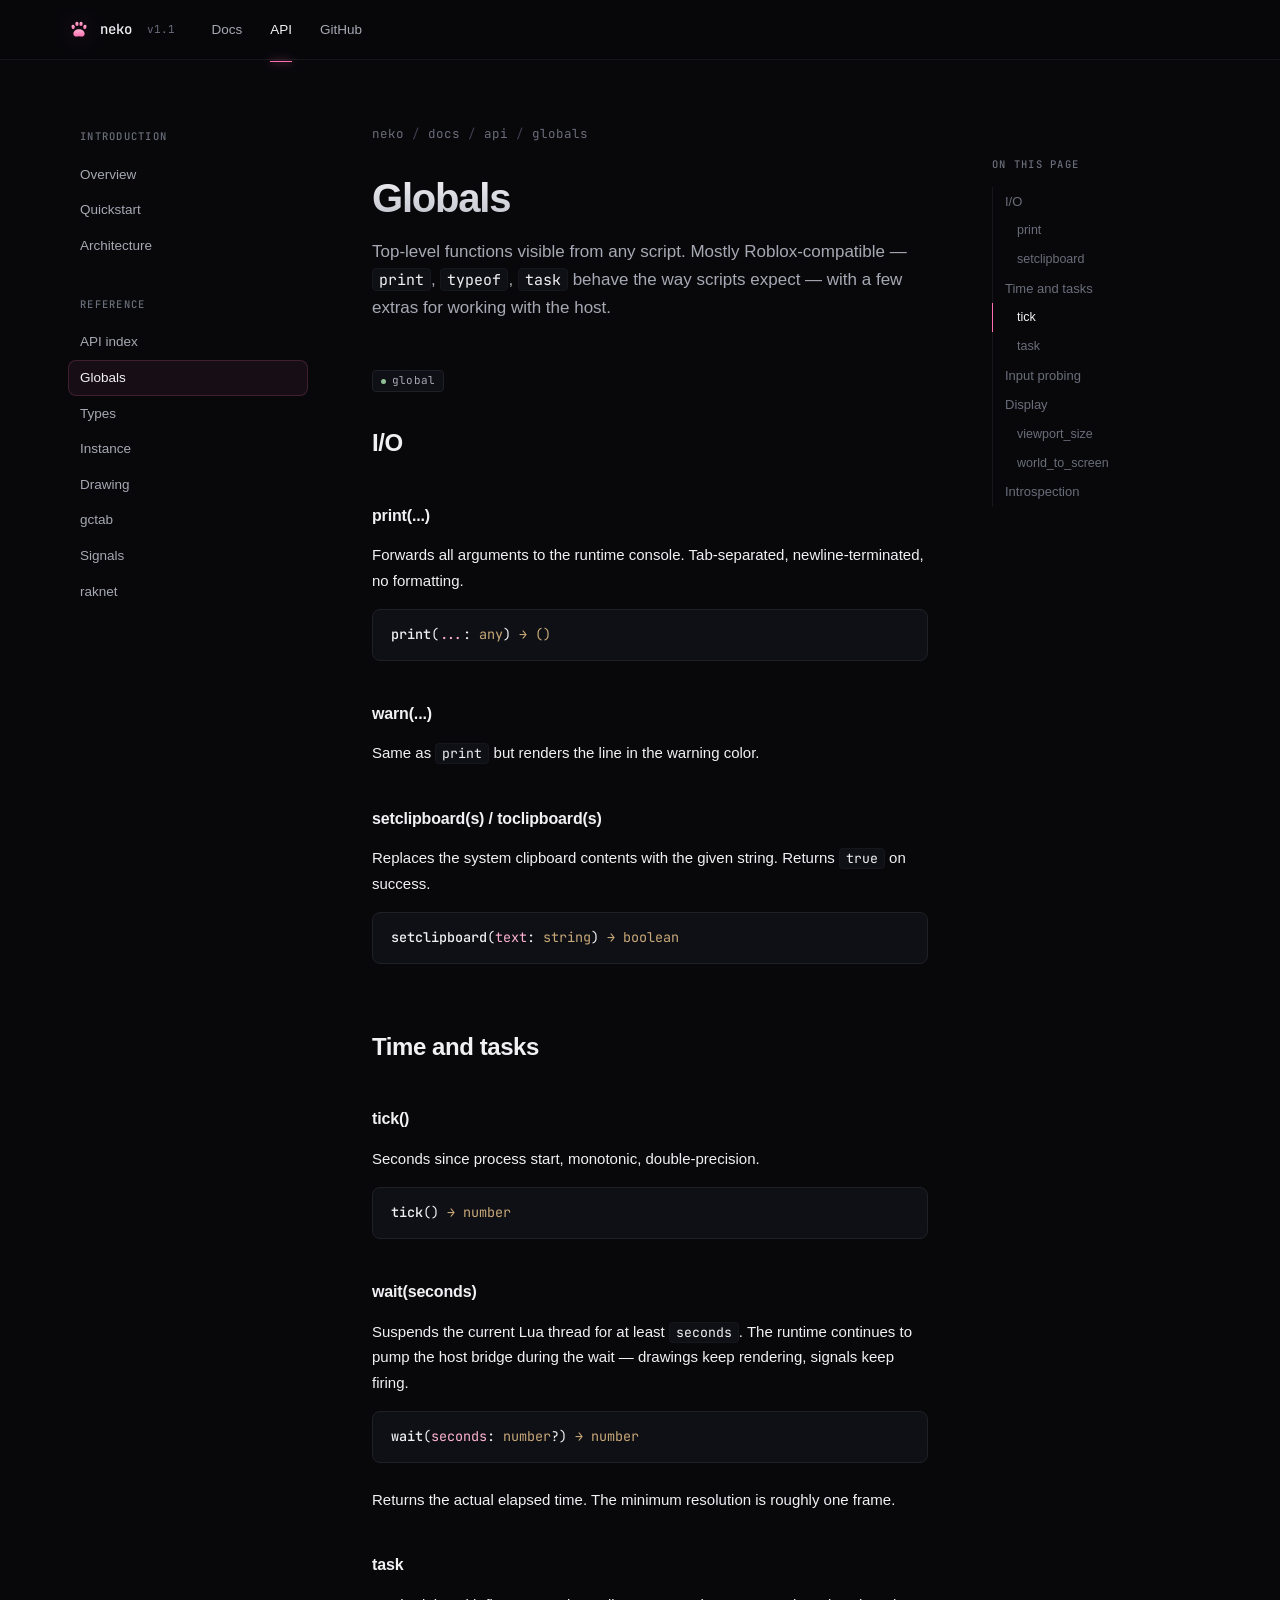
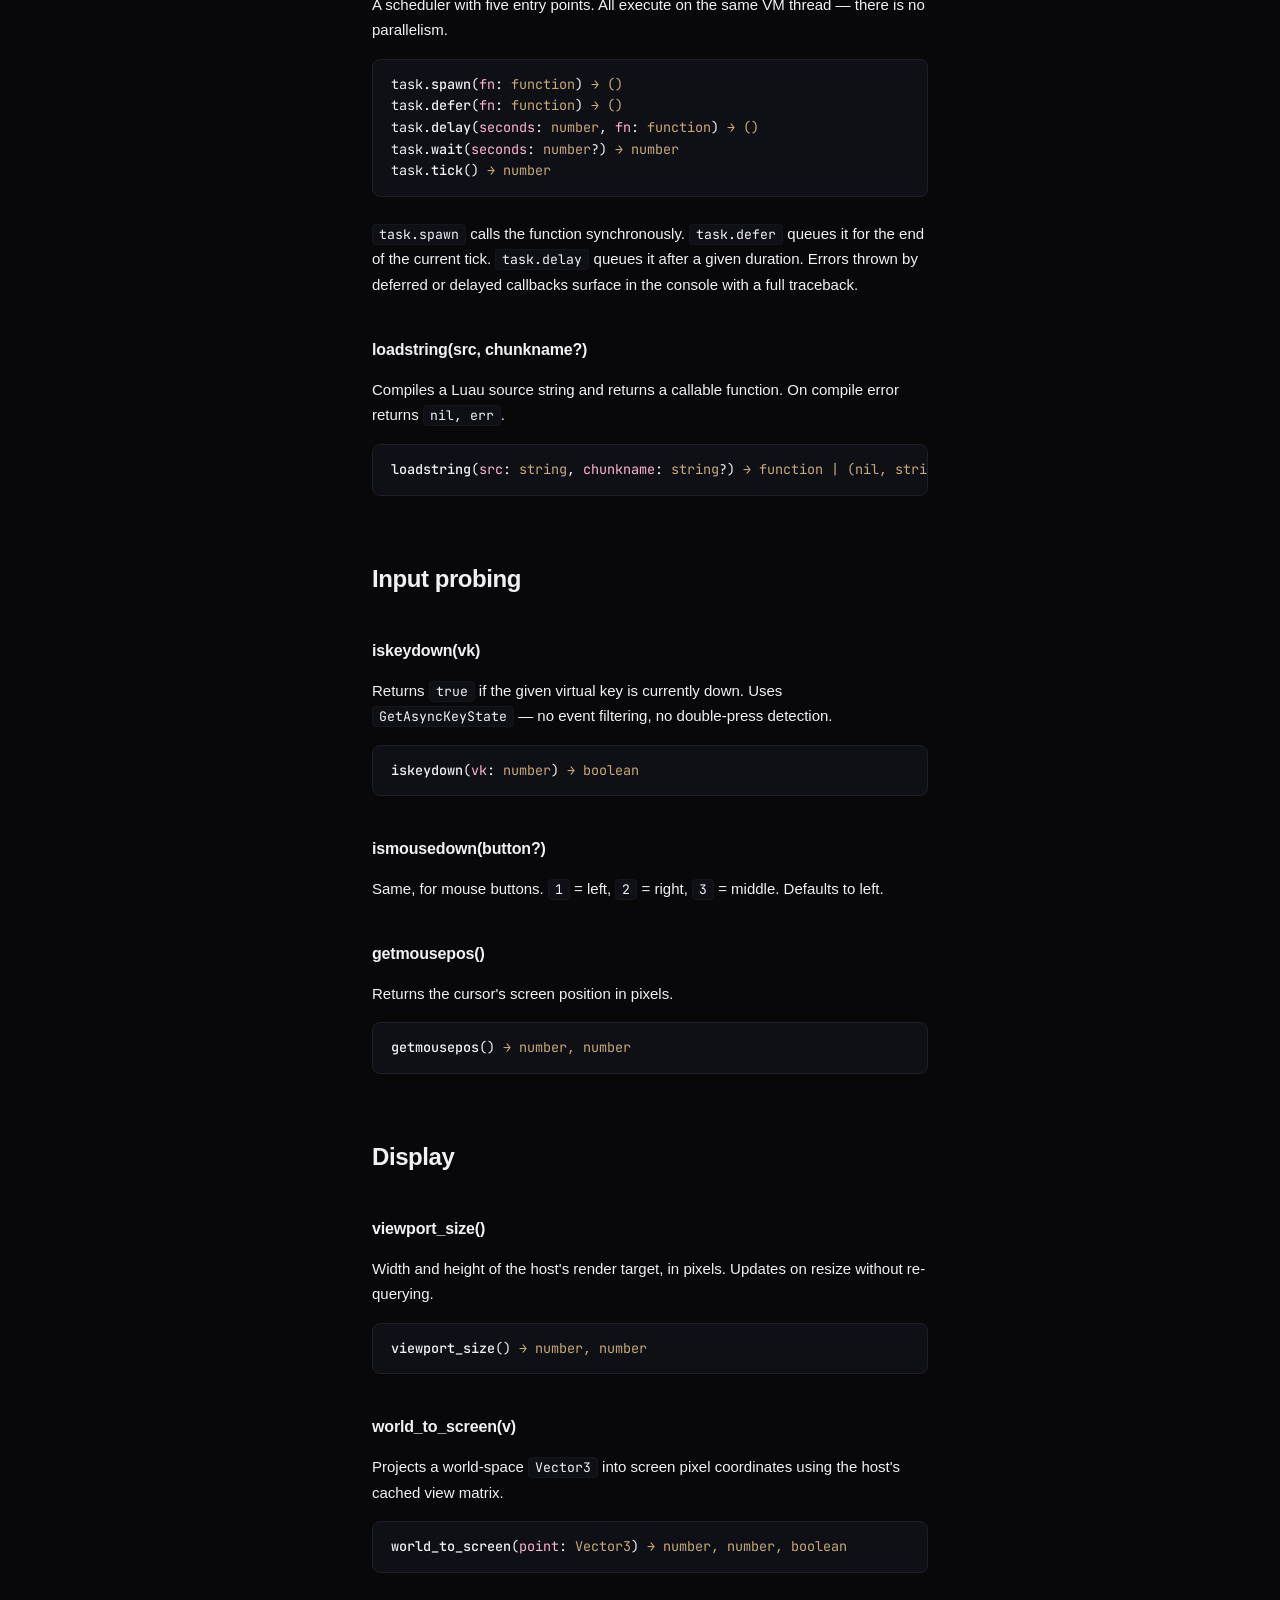
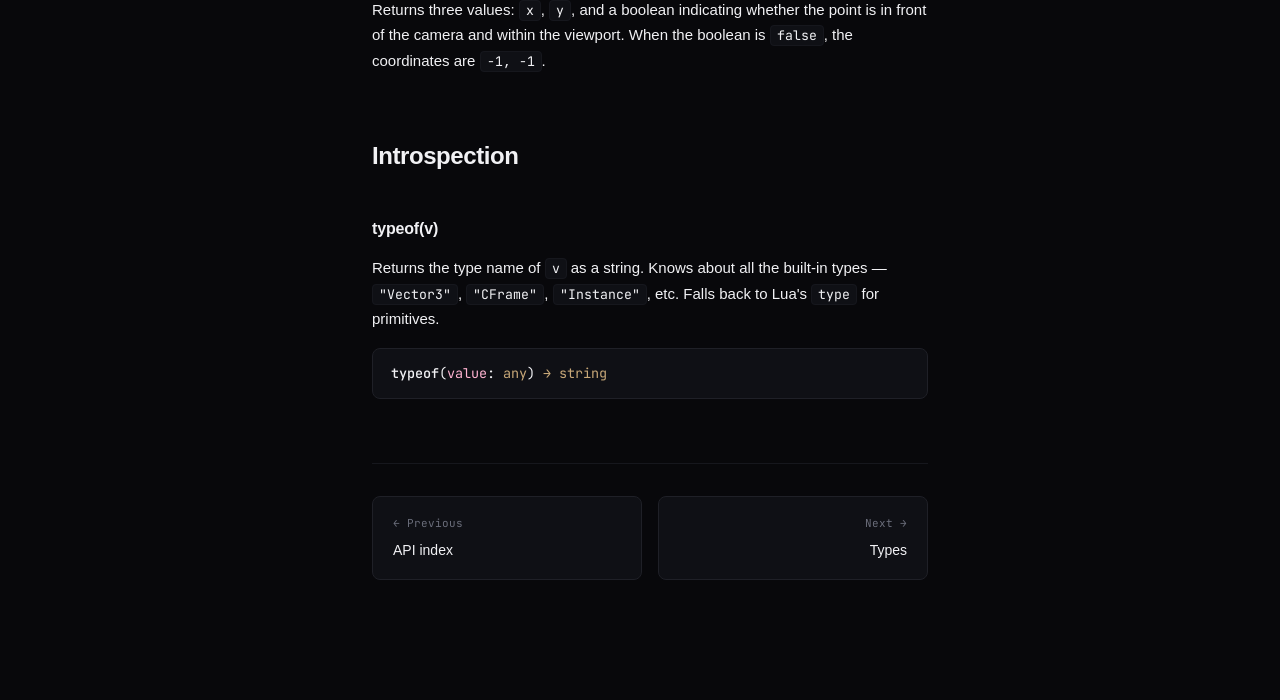
<file: docs/api/globals.html>
<!doctype html>
<html lang="en">
<head>
<meta charset="utf-8">
<meta name="viewport" content="width=device-width, initial-scale=1">
<title>Globals — neko</title>
<link rel="icon" type="image/svg+xml" href="../../assets/img/logo.svg">
<link rel="preconnect" href="https://rsms.me/">
<link rel="preconnect" href="https://fonts.gstatic.com" crossorigin>
<link rel="stylesheet" href="../../assets/css/main.css">
<link rel="stylesheet" href="../../assets/css/docs.css">
<script>window.__BASE__ = '../../';</script>
<script src="../../assets/js/main.js" defer></script>
</head>
<body>

<header class="site">
    <div class="container row">
        <a class="brand" href="../../index.html">
            <img class="mark" src="../../assets/img/logo.svg" alt="">
            <span>neko</span>
            <span class="ver">v1.1</span>
        </a>
        <nav class="top">
            <a href="../index.html">Docs</a>
            <a href="index.html" class="active">API</a>            <a href="https://github.com" target="_blank" rel="noopener">GitHub</a>
        </nav>    </div>
</header>

<div class="docs-shell">
    <aside class="sidenav">
        <div class="group">
            <span class="group-title">Introduction</span>
            <a href="../index.html">Overview</a>            <a href="../quickstart.html">Quickstart</a>
            <a href="../concepts.html">Architecture</a>
        </div>
        <div class="group">
            <span class="group-title">Reference</span>
            <a href="index.html">API index</a>
            <a href="globals.html" class="active">Globals</a>
            <a href="types.html">Types</a>
            <a href="instance.html">Instance</a>
            <a href="drawing.html">Drawing</a>
            <a href="gctab.html">gctab</a>
            <a href="signals.html">Signals</a>
            <a href="raknet.html">raknet</a>
        </div>    </aside>

    <main class="docs-main">
        <div class="breadcrumb">
            <a href="../../index.html">neko</a>
            <span class="sep">/</span>
            <a href="../index.html">docs</a>
            <span class="sep">/</span>
            <a href="index.html">api</a>
            <span class="sep">/</span>
            <span>globals</span>
        </div>

        <h1>Globals</h1>
        <p class="summary">Top-level functions visible from any script. Mostly Roblox-compatible — <code>print</code>, <code>typeof</code>, <code>task</code> behave the way scripts expect — with a few extras for working with the host.</p>

        <div class="tag-row">
            <span class="tag global"><span class="dot"></span>global</span>
        </div>

        <h2 id="io">I/O</h2>

        <h3 id="print">print(...)</h3>
        <p>Forwards all arguments to the runtime console. Tab-separated, newline-terminated, no formatting.</p>

        <div class="signature"><span class="name">print</span>(<span class="arg">...</span>: <span class="ret">any</span>) <span class="ret">→ ()</span></div>

        <h3>warn(...)</h3>
        <p>Same as <code>print</code> but renders the line in the warning color.</p>

        <h3 id="clipboard">setclipboard(s) / toclipboard(s)</h3>
        <p>Replaces the system clipboard contents with the given string. Returns <code>true</code> on success.</p>

        <div class="signature"><span class="name">setclipboard</span>(<span class="arg">text</span>: <span class="ret">string</span>) <span class="ret">→ boolean</span></div>

        <h2 id="time">Time and tasks</h2>

        <h3 id="tick">tick()</h3>
        <p>Seconds since process start, monotonic, double-precision.</p>

        <div class="signature"><span class="name">tick</span>() <span class="ret">→ number</span></div>

        <h3>wait(seconds)</h3>
        <p>Suspends the current Lua thread for at least <code>seconds</code>. The runtime continues to pump the host bridge during the wait — drawings keep rendering, signals keep firing.</p>

        <div class="signature"><span class="name">wait</span>(<span class="arg">seconds</span>: <span class="ret">number</span>?) <span class="ret">→ number</span></div>

        <p>Returns the actual elapsed time. The minimum resolution is roughly one frame.</p>

        <h3 id="task">task</h3>
        <p>A scheduler with five entry points. All execute on the same VM thread — there is no parallelism.</p>

        <div class="signature">task.<span class="name">spawn</span>(<span class="arg">fn</span>: <span class="ret">function</span>) <span class="ret">→ ()</span>
task.<span class="name">defer</span>(<span class="arg">fn</span>: <span class="ret">function</span>) <span class="ret">→ ()</span>
task.<span class="name">delay</span>(<span class="arg">seconds</span>: <span class="ret">number</span>, <span class="arg">fn</span>: <span class="ret">function</span>) <span class="ret">→ ()</span>
task.<span class="name">wait</span>(<span class="arg">seconds</span>: <span class="ret">number</span>?) <span class="ret">→ number</span>
task.<span class="name">tick</span>() <span class="ret">→ number</span></div>

        <p><code>task.spawn</code> calls the function synchronously. <code>task.defer</code> queues it for the end of the current tick. <code>task.delay</code> queues it after a given duration. Errors thrown by deferred or delayed callbacks surface in the console with a full traceback.</p>

        <h3>loadstring(src, chunkname?)</h3>
        <p>Compiles a Luau source string and returns a callable function. On compile error returns <code>nil, err</code>.</p>

        <div class="signature"><span class="name">loadstring</span>(<span class="arg">src</span>: <span class="ret">string</span>, <span class="arg">chunkname</span>: <span class="ret">string</span>?) <span class="ret">→ function | (nil, string)</span></div>

        <h2 id="input">Input probing</h2>

        <h3>iskeydown(vk)</h3>
        <p>Returns <code>true</code> if the given virtual key is currently down. Uses <code>GetAsyncKeyState</code> — no event filtering, no double-press detection.</p>

        <div class="signature"><span class="name">iskeydown</span>(<span class="arg">vk</span>: <span class="ret">number</span>) <span class="ret">→ boolean</span></div>

        <h3>ismousedown(button?)</h3>
        <p>Same, for mouse buttons. <code>1</code> = left, <code>2</code> = right, <code>3</code> = middle. Defaults to left.</p>

        <h3>getmousepos()</h3>
        <p>Returns the cursor's screen position in pixels.</p>

        <div class="signature"><span class="name">getmousepos</span>() <span class="ret">→ number, number</span></div>

        <h2 id="display">Display</h2>

        <h3 id="viewport-size">viewport_size()</h3>
        <p>Width and height of the host's render target, in pixels. Updates on resize without re-querying.</p>

        <div class="signature"><span class="name">viewport_size</span>() <span class="ret">→ number, number</span></div>

        <h3 id="world-to-screen">world_to_screen(v)</h3>
        <p>Projects a world-space <code>Vector3</code> into screen pixel coordinates using the host's cached view matrix.</p>

        <div class="signature"><span class="name">world_to_screen</span>(<span class="arg">point</span>: <span class="ret">Vector3</span>) <span class="ret">→ number, number, boolean</span></div>

        <p>Returns three values: <code>x</code>, <code>y</code>, and a boolean indicating whether the point is in front of the camera and within the viewport. When the boolean is <code>false</code>, the coordinates are <code>-1, -1</code>.</p>

        <h2 id="introspection">Introspection</h2>

        <h3>typeof(v)</h3>
        <p>Returns the type name of <code>v</code> as a string. Knows about all the built-in types — <code>"Vector3"</code>, <code>"CFrame"</code>, <code>"Instance"</code>, etc. Falls back to Lua's <code>type</code> for primitives.</p>

        <div class="signature"><span class="name">typeof</span>(<span class="arg">value</span>: <span class="ret">any</span>) <span class="ret">→ string</span></div>

        <div class="docs-foot">
            <a class="foot-link" href="index.html">
                <span class="label">← Previous</span>
                <span class="title">API index</span>
            </a>
            <a class="foot-link next" href="types.html">
                <span class="label">Next →</span>
                <span class="title">Types</span>
            </a>
        </div>
    </main>

    <aside class="toc">
        <div class="label">On this page</div>
        <ul>
            <li><a href="#io">I/O</a></li>
            <li class="indent"><a href="#print">print</a></li>
            <li class="indent"><a href="#clipboard">setclipboard</a></li>
            <li><a href="#time">Time and tasks</a></li>
            <li class="indent"><a href="#tick">tick</a></li>
            <li class="indent"><a href="#task">task</a></li>
            <li><a href="#input">Input probing</a></li>
            <li><a href="#display">Display</a></li>
            <li class="indent"><a href="#viewport-size">viewport_size</a></li>
            <li class="indent"><a href="#world-to-screen">world_to_screen</a></li>
            <li><a href="#introspection">Introspection</a></li>
        </ul>
    </aside>
</div>

</body>
</html>
</file>
<file: assets/css/main.css>
@import url('https://rsms.me/inter/inter.css');
@import url('https://fonts.googleapis.com/css2?family=JetBrains+Mono:wght@400;500;600&display=swap');

:root {
    --bg: #08080B;
    --bg-elev: #0F1015;
    --bg-card: #14151B;
    --bg-code: #050507;

    --line: #1F2027;
    --line-soft: #16171D;
    --line-bright: #2A2C36;

    --fg: #F1F1F4;
    --fg-mid: #A6A8B3;
    --fg-low: #6A6D7A;
    --fg-faint: #3F4250;

    --pink: #FF6FB1;
    --pink-dim: #E26199;
    --pink-deep: #B14573;
    --pink-glow: rgba(255, 111, 177, 0.22);
    --pink-soft: rgba(255, 111, 177, 0.10);
    --pink-line: rgba(255, 111, 177, 0.32);

    --good: #8FBF96;
    --warn: #E8B27A;
    --bad:  #DD8484;

    --c-keyword: #C8A878;
    --c-string:  #9DB97F;
    --c-number:  #82AED1;
    --c-fn:      #FFB3D1;
    --c-comment: #585d65;
    --c-punct:   #8b8f96;

    --r-1: 4px;
    --r-2: 8px;
    --r-3: 12px;
    --r-4: 18px;

    --t-fast: 140ms cubic-bezier(0.4, 0, 0.2, 1);
    --t-mid:  220ms cubic-bezier(0.4, 0, 0.2, 1);

    --content: 720px;
    --header-h: 60px;

    color-scheme: dark;
}

html, body {
    margin: 0;
    padding: 0;
    background: var(--bg);
    color: var(--fg);
    font-family: 'Inter', -apple-system, BlinkMacSystemFont, sans-serif;
    font-feature-settings: 'cv11', 'ss01', 'ss03';
    font-size: 15px;
    line-height: 1.6;
    -webkit-font-smoothing: antialiased;
    text-rendering: optimizeLegibility;
}

@supports (font-variation-settings: normal) {
    html, body { font-family: 'Inter var', sans-serif; }
}

body {
    min-height: 100vh;
    overflow-x: hidden;
}

* { box-sizing: border-box; }

::selection {
    background: var(--pink-glow);
    color: var(--fg);
}

a {
    color: var(--fg);
    text-decoration: none;
    transition: color var(--t-fast);
}

a:hover { color: var(--pink); }

button {
    font: inherit;
    color: inherit;
    background: none;
    border: 0;
    cursor: pointer;
    padding: 0;
}

img, svg { display: block; max-width: 100%; }

input, textarea {
    font: inherit;
    color: inherit;
}

.lucide {
    width: 1em;
    height: 1em;
    flex-shrink: 0;
}

.container {
    max-width: 1200px;
    margin: 0 auto;
    padding: 0 28px;
}

.eyebrow {
    display: inline-flex;
    align-items: center;
    gap: 10px;
    font-family: 'JetBrains Mono', monospace;
    font-size: 11px;
    font-weight: 500;
    letter-spacing: 0.16em;
    text-transform: uppercase;
    color: var(--fg-low);
}

.eyebrow::before {
    content: "";
    display: inline-block;
    width: 18px;
    height: 1px;
    background: var(--pink);
}

header.site {
    position: sticky;
    top: 0;
    z-index: 50;
    height: var(--header-h);
    background: rgba(8, 8, 11, 0.78);
    backdrop-filter: saturate(160%) blur(14px);
    -webkit-backdrop-filter: saturate(160%) blur(14px);
    border-bottom: 1px solid var(--line-soft);
}

.site .row {
    height: 100%;
    display: flex;
    align-items: center;
    gap: 36px;
}

.brand {
    display: flex;
    align-items: center;
    gap: 10px;
    font-family: 'JetBrains Mono', monospace;
    font-weight: 500;
    font-size: 14px;
    letter-spacing: -0.01em;
    color: var(--fg);
}

.brand:hover { color: var(--fg); }

.brand .mark {
    width: 22px;
    height: 22px;
    filter: drop-shadow(0 0 10px var(--pink-glow));
}

.brand .ver {
    font-family: 'JetBrains Mono', monospace;
    font-size: 11px;
    font-weight: 400;
    color: var(--fg-low);
    margin-left: 6px;
    letter-spacing: 0;
    border: 0;
    padding: 0;
    background: none;
}

nav.top {
    display: flex;
    align-items: center;
    gap: 28px;
    font-size: 13.5px;
}

nav.top a {
    color: var(--fg-mid);
    transition: color var(--t-fast);
    position: relative;
}

nav.top a:hover, nav.top a.active { color: var(--fg); }

nav.top a.active::after {
    content: "";
    position: absolute;
    left: 0;
    right: 0;
    bottom: -22px;
    height: 1px;
    background: var(--pink);
    box-shadow: 0 0 8px var(--pink);
}

.spacer { flex: 1; }


.btn {
    display: inline-flex;
    align-items: center;
    gap: 8px;
    height: 38px;
    padding: 0 16px;
    border-radius: var(--r-2);
    font-size: 13.5px;
    font-weight: 500;
    border: 1px solid var(--line);
    background: var(--bg-elev);
    color: var(--fg);
    transition: border-color var(--t-fast), background var(--t-fast), color var(--t-fast), transform var(--t-fast);
}

.btn .lucide { width: 14px; height: 14px; }

.btn:hover {
    border-color: var(--line-bright);
    background: var(--bg-card);
    color: var(--fg);
}

.btn.primary {
    background: linear-gradient(180deg, #FF8FC4 0%, var(--pink) 100%);
    color: #1a0512;
    border-color: var(--pink);
    box-shadow: 0 0 0 1px rgba(255, 111, 177, 0.3), 0 6px 24px -8px var(--pink-glow);
}

.btn.primary:hover {
    background: linear-gradient(180deg, #FFA3CF 0%, #FF7DBC 100%);
    color: #1a0512;
    border-color: #FF8FC4;
    transform: translateY(-1px);
}

.btn.ghost {
    background: transparent;
    border-color: var(--line);
}

.btn .arrow { transition: transform var(--t-fast); }
.btn:hover .arrow { transform: translateX(3px); }

@keyframes content-rise {
    0%   { opacity: 0; transform: translateY(14px); filter: blur(3px); }
    100% { opacity: 1; transform: translateY(0); filter: blur(0); }
}

.hero {
    padding: 144px 0 128px;
    position: relative;
    isolation: isolate;
    overflow: hidden;
    background: #050507;
}

.hero .eyebrow,
.hero h1.display,
.hero .lede,
.hero .cta-row {
    animation: content-rise 0.8s cubic-bezier(0.16, 1, 0.3, 1) backwards;
}

.hero .eyebrow    { animation-delay: 200ms; }
.hero h1.display  { animation-delay: 280ms; }
.hero .lede       { animation-delay: 380ms; }
.hero .cta-row    { animation-delay: 460ms; }

.hero .inner {
    position: relative;
    z-index: 1;
    max-width: 940px;
}

h1.display {
    font-size: clamp(44px, 6.5vw, 68px);
    line-height: 1.04;
    letter-spacing: -0.038em;
    font-weight: 600;
    margin: 20px 0 22px;
    color: var(--fg);
    background: linear-gradient(180deg, var(--fg) 0%, #BFC1CB 100%);
    -webkit-background-clip: text;
    background-clip: text;
    -webkit-text-fill-color: transparent;
    max-width: 720px;
}

h1.display .accent {
    color: var(--fg-mid);
    background: linear-gradient(180deg, var(--fg-mid) 0%, #6A6D7A 100%);
    -webkit-background-clip: text;
    background-clip: text;
    -webkit-text-fill-color: transparent;
}

.lede {
    font-size: 17px;
    line-height: 1.6;
    color: var(--fg-mid);
    max-width: 540px;
    margin: 0 0 32px;
}

.cta-row {
    display: flex;
    gap: 12px;
    flex-wrap: wrap;
    margin-bottom: 64px;
}

.spotlight-card {
    position: relative;
    isolation: isolate;
    border-radius: var(--r-3);
}

.spotlight-card::before {
    content: "";
    position: absolute;
    inset: 0;
    border-radius: inherit;
    padding: 1px;
    background: radial-gradient(
        400px circle at var(--mx, 50%) var(--my, 50%),
        var(--pink) 0%,
        rgba(255, 111, 177, 0.18) 25%,
        transparent 60%
    );
    -webkit-mask:
        linear-gradient(#000 0 0) content-box,
        linear-gradient(#000 0 0);
    -webkit-mask-composite: xor;
            mask-composite: exclude;
    opacity: 0;
    transition: opacity var(--t-mid);
    pointer-events: none;
    z-index: 1;
}

.spotlight-card:hover::before { opacity: 1; }

.spotlight-card::after {
    content: "";
    position: absolute;
    inset: 1px;
    border-radius: inherit;
    background: radial-gradient(
        400px circle at var(--mx, 50%) var(--my, 50%),
        rgba(255, 111, 177, 0.06),
        transparent 40%
    );
    opacity: 0;
    transition: opacity var(--t-mid);
    pointer-events: none;
    z-index: 0;
}

.spotlight-card:hover::after { opacity: 1; }

.code-frame {
    background: var(--bg-code);
    border: 1px solid var(--line);
    border-radius: var(--r-3);
    overflow: hidden;
    position: relative;
}

.code-frame.spotlight-card > * { position: relative; z-index: 2; }

.code-frame .frame-bar {
    display: flex;
    align-items: center;
    justify-content: space-between;
    padding: 10px 14px 10px 16px;
    border-bottom: 1px solid var(--line-soft);
    background: var(--bg-elev);
}

.code-frame .lang {
    font-family: 'JetBrains Mono', monospace;
    font-size: 11px;
    color: var(--fg-low);
    text-transform: uppercase;
    letter-spacing: 0.1em;
    display: inline-flex;
    align-items: center;
    gap: 8px;
}

.code-frame .lang::before {
    content: "";
    width: 6px;
    height: 6px;
    border-radius: 50%;
    background: var(--pink);
    box-shadow: 0 0 6px var(--pink-glow);
}

.code-frame .frame-actions {
    display: flex;
    align-items: center;
    gap: 8px;
}

.copy-btn {
    color: var(--fg-low);
    padding: 4px 8px;
    border-radius: 4px;
    font-size: 11px;
    font-family: 'JetBrains Mono', monospace;
    transition: background var(--t-fast), color var(--t-fast);
    display: inline-flex;
    align-items: center;
    gap: 6px;
}

.copy-btn:hover {
    background: var(--bg-card);
    color: var(--fg);
}

.copy-btn.done { color: var(--pink); }

.copy-btn .lucide { width: 12px; height: 12px; }

pre.code {
    margin: 0;
    padding: 22px 24px;
    font-family: 'JetBrains Mono', monospace;
    font-size: 13px;
    line-height: 1.65;
    color: var(--fg);
    overflow-x: auto;
    white-space: pre;
    tab-size: 4;
    counter-reset: line;
}

pre.code .ln {
    display: inline-block;
    width: 22px;
    color: var(--fg-faint);
    text-align: right;
    margin-right: 22px;
    user-select: none;
}

.tk-keyword { color: var(--c-keyword); }
.tk-string  { color: var(--c-string); }
.tk-number  { color: var(--c-number); }
.tk-fn      { color: var(--c-fn); }
.tk-comment { color: var(--c-comment); font-style: italic; }
.tk-punct   { color: var(--c-punct); }

.terminal {
    background: var(--bg-code);
    border: 1px solid var(--line);
    border-radius: var(--r-3);
    overflow: hidden;
}

.terminal .frame-bar { background: var(--bg-elev); }

.term-body {
    padding: 18px 22px;
    font-family: 'JetBrains Mono', monospace;
    font-size: 12.5px;
    line-height: 1.75;
    color: var(--fg-mid);
    white-space: pre-wrap;
}

.term-body .out { color: var(--fg); }
.term-body .ok { color: var(--pink); }
.term-body .dim { color: var(--fg-low); }

section.section {
    padding: 120px 0;
    border-top: 1px solid var(--line-soft);
    position: relative;
}

section.section .head {
    margin-bottom: 64px;
    max-width: 720px;
}

section.section h2 {
    font-size: clamp(30px, 4vw, 44px);
    line-height: 1.1;
    letter-spacing: -0.03em;
    font-weight: 600;
    margin: 12px 0 16px;
    background: linear-gradient(180deg, var(--fg) 0%, #B8BAC4 100%);
    -webkit-background-clip: text;
    background-clip: text;
    -webkit-text-fill-color: transparent;
}

section.section .head p {
    color: var(--fg-mid);
    font-size: 16.5px;
    max-width: 580px;
    margin: 0;
}

.feature-grid {
    display: grid;
    grid-template-columns: repeat(3, 1fr);
    gap: 16px;
}

.feature {
    position: relative;
    padding: 32px 28px;
    border: 1px solid var(--line);
    border-radius: var(--r-3);
    background: var(--bg-elev);
    transition: background var(--t-mid), border-color var(--t-mid);
    overflow: hidden;
}

.feature.spotlight-card:hover { border-color: transparent; }
.feature:hover { background: var(--bg-card); }

.feature .ic {
    width: 36px;
    height: 36px;
    display: flex;
    align-items: center;
    justify-content: center;
    border: 1px solid var(--line);
    border-radius: var(--r-2);
    background: var(--bg);
    color: var(--pink);
    margin-bottom: 24px;
    transition: border-color var(--t-fast), color var(--t-fast);
}

.feature:hover .ic {
    border-color: var(--pink-line);
    box-shadow: 0 0 16px -4px var(--pink-glow);
}

.feature .ic .lucide { width: 16px; height: 16px; }

.feature h3 {
    font-size: 17px;
    font-weight: 600;
    letter-spacing: -0.012em;
    margin: 0 0 10px;
    color: var(--fg);
}

.feature p {
    color: var(--fg-mid);
    font-size: 13.5px;
    line-height: 1.65;
    margin: 0 0 24px;
}

.feature .more {
    font-family: 'JetBrains Mono', monospace;
    font-size: 11.5px;
    color: var(--fg-low);
    display: inline-flex;
    align-items: center;
    gap: 6px;
    transition: color var(--t-fast), gap var(--t-fast);
}

.feature .more .lucide {
    width: 11px;
    height: 11px;
}

.feature:hover .more { color: var(--pink); gap: 9px; }

footer.site {
    padding: 56px 0 80px;
    border-top: 1px solid var(--line-soft);
    color: var(--fg-low);
    font-size: 13px;
}

footer.site .row {
    display: flex;
    gap: 32px;
    align-items: center;
    justify-content: space-between;
    flex-wrap: wrap;
}

footer.site nav { display: flex; gap: 28px; }
footer.site nav a { color: var(--fg-mid); }
footer.site nav a:hover { color: var(--pink); }
footer.site .copy { font-family: 'JetBrains Mono', monospace; font-size: 12px; }

@media (max-width: 980px) {
    .feature-grid { grid-template-columns: 1fr; }
    
@media (prefers-reduced-motion: reduce) {
    *, *::before, *::after {
        transition: none !important;
        animation: none !important;
    }
}
</file>
<file: assets/css/docs.css>
.docs-shell {
    display: grid;
    grid-template-columns: 240px minmax(0, 1fr) 220px;
    gap: 64px;
    max-width: 1200px;
    margin: 0 auto;
    padding: 0 28px;
    align-items: start;
}

aside.sidenav {
    position: sticky;
    top: calc(var(--header-h) + 32px);
    align-self: start;
    max-height: calc(100vh - var(--header-h) - 64px);
    overflow-y: auto;
    padding: 36px 0 64px;
    font-size: 13.5px;
}

aside.sidenav .group {
    margin-bottom: 32px;
}

aside.sidenav .group-title {
    display: block;
    font-family: 'JetBrains Mono', monospace;
    font-size: 10.5px;
    font-weight: 500;
    text-transform: uppercase;
    letter-spacing: 0.12em;
    color: var(--fg-low);
    margin-bottom: 12px;
    padding-left: 12px;
}

aside.sidenav a {
    display: flex;
    align-items: center;
    gap: 10px;
    padding: 7px 12px;
    border-radius: var(--r-2);
    color: var(--fg-mid);
    transition: color var(--t-fast), background var(--t-fast);
}

aside.sidenav a:hover {
    color: var(--fg);
    background: rgba(255, 255, 255, 0.025);
}

aside.sidenav a.active {
    color: var(--fg);
    background: rgba(255, 111, 177, 0.06);
    box-shadow: inset 0 0 0 1px rgba(255, 111, 177, 0.18);
    font-weight: 500;
}

aside.sidenav a .badge {
    font-family: 'JetBrains Mono', monospace;
    font-size: 10px;
    color: var(--fg-low);
    margin-left: auto;
    border: 1px solid var(--line);
    border-radius: 3px;
    padding: 0 5px;
    height: 16px;
    line-height: 14px;
}

main.docs-main {
    padding: 64px 0 120px;
    min-width: 0;
}

main.docs-main .breadcrumb {
    display: flex;
    align-items: center;
    gap: 8px;
    color: var(--fg-low);
    font-size: 12.5px;
    font-family: 'JetBrains Mono', monospace;
    margin-bottom: 32px;
}

main.docs-main .breadcrumb a { color: var(--fg-low); }
main.docs-main .breadcrumb a:hover { color: var(--pink); }
main.docs-main .breadcrumb .sep { color: var(--fg-faint); }

main.docs-main h1 {
    font-size: 40px;
    font-weight: 600;
    letter-spacing: -0.03em;
    line-height: 1.1;
    margin: 0 0 18px;
    background: linear-gradient(180deg, var(--fg) 0%, #C0C2CC 100%);
    -webkit-background-clip: text;
    background-clip: text;
    -webkit-text-fill-color: transparent;
}

main.docs-main .summary {
    font-size: 17px;
    color: var(--fg-mid);
    line-height: 1.65;
    max-width: 660px;
    margin: 0 0 48px;
}

main.docs-main h2 {
    font-size: 24px;
    font-weight: 600;
    letter-spacing: -0.018em;
    margin: 64px 0 18px;
    scroll-margin-top: calc(var(--header-h) + 32px);
}

main.docs-main h2:first-of-type { margin-top: 16px; }

main.docs-main h3 {
    font-size: 16px;
    font-weight: 600;
    letter-spacing: -0.01em;
    margin: 40px 0 14px;
    scroll-margin-top: calc(var(--header-h) + 32px);
}

main.docs-main p {
    color: var(--fg);
    line-height: 1.7;
    margin: 0 0 16px;
    max-width: 720px;
}

main.docs-main p.muted, main.docs-main .muted {
    color: var(--fg-mid);
}

main.docs-main code {
    font-family: 'JetBrains Mono', monospace;
    font-size: 0.88em;
    background: var(--bg-elev);
    border: 1px solid var(--line-soft);
    border-radius: 4px;
    padding: 1px 6px;
    color: var(--fg);
}

main.docs-main pre.code code {
    background: none;
    border: 0;
    padding: 0;
    font-size: inherit;
}

main.docs-main ul, main.docs-main ol {
    padding-left: 22px;
    margin: 0 0 20px;
}

main.docs-main li {
    line-height: 1.7;
    margin-bottom: 6px;
}

main.docs-main li::marker {
    color: var(--fg-faint);
}

main.docs-main a.inline {
    color: var(--pink);
    border-bottom: 1px dashed var(--pink-line);
    transition: border-color var(--t-fast);
}

main.docs-main a.inline:hover {
    border-bottom-color: var(--pink);
}

main.docs-main blockquote {
    margin: 28px 0;
    padding: 18px 22px;
    border-left: 2px solid var(--pink);
    background: var(--pink-soft);
    border-radius: 0 var(--r-2) var(--r-2) 0;
    color: var(--fg);
    font-size: 14px;
}

main.docs-main blockquote p { margin: 0; }
main.docs-main blockquote .label {
    display: block;
    font-family: 'JetBrains Mono', monospace;
    font-size: 11px;
    text-transform: uppercase;
    letter-spacing: 0.1em;
    color: var(--pink);
    margin-bottom: 6px;
}

.callout {
    display: flex;
    gap: 14px;
    margin: 28px 0;
    padding: 18px 20px;
    border: 1px solid var(--line);
    border-radius: var(--r-2);
    background: var(--bg-elev);
    font-size: 14px;
    position: relative;
    overflow: hidden;
}

.callout::before {
    content: "";
    position: absolute;
    left: 0;
    top: 0;
    bottom: 0;
    width: 2px;
    background: var(--pink);
    opacity: 0.7;
}

.callout .lucide {
    width: 16px;
    height: 16px;
    flex-shrink: 0;
    margin-top: 3px;
    color: var(--pink);
}

.callout.warn::before { background: var(--warn); }
.callout.warn .lucide { color: var(--warn); }
.callout.danger::before { background: var(--bad); }
.callout.danger .lucide { color: var(--bad); }

.callout .body { color: var(--fg); }
.callout p { margin: 0; }
.callout p + p { margin-top: 8px; }
.callout .title { font-weight: 600; margin-bottom: 4px; }

main.docs-main .code-frame { margin: 16px 0 24px; }

table.params {
    width: 100%;
    border-collapse: collapse;
    margin: 16px 0 24px;
    font-size: 13.5px;
}

table.params th, table.params td {
    padding: 12px 0;
    text-align: left;
    border-bottom: 1px solid var(--line-soft);
    vertical-align: top;
}

table.params th {
    font-family: 'JetBrains Mono', monospace;
    font-size: 11px;
    font-weight: 500;
    text-transform: uppercase;
    letter-spacing: 0.08em;
    color: var(--fg-low);
}

table.params th:first-child, table.params td:first-child {
    width: 28%;
}

table.params th:nth-child(2), table.params td:nth-child(2) {
    width: 24%;
    color: var(--c-keyword);
    font-family: 'JetBrains Mono', monospace;
    font-size: 12.5px;
}

table.params td {
    color: var(--fg);
}

table.params td:first-child {
    font-family: 'JetBrains Mono', monospace;
    color: var(--fg);
}

table.params td:last-child { color: var(--fg-mid); }

.signature {
    background: var(--bg-elev);
    border: 1px solid var(--line);
    border-radius: var(--r-2);
    padding: 14px 18px;
    font-family: 'JetBrains Mono', monospace;
    font-size: 13.5px;
    color: var(--fg);
    margin: 12px 0 24px;
    overflow-x: auto;
    white-space: pre;
}

.signature .ret { color: var(--c-keyword); }
.signature .name { color: var(--fg); font-weight: 500; }
.signature .arg { color: var(--c-fn); }

.tag-row {
    display: flex;
    flex-wrap: wrap;
    gap: 8px;
    margin: 0 0 32px;
}

.tag {
    display: inline-flex;
    align-items: center;
    gap: 6px;
    height: 22px;
    padding: 0 8px;
    border: 1px solid var(--line);
    border-radius: 4px;
    background: var(--bg-elev);
    color: var(--fg-mid);
    font-family: 'JetBrains Mono', monospace;
    font-size: 11px;
    letter-spacing: 0.02em;
}

.tag .dot {
    width: 5px;
    height: 5px;
    border-radius: 50%;
}

.tag.global .dot { background: var(--good); }
.tag.module .dot { background: var(--pink); box-shadow: 0 0 8px var(--pink-glow); }
.tag.unstable .dot { background: var(--warn); }
.tag.internal .dot { background: var(--fg-low); }

aside.toc {
    position: sticky;
    top: calc(var(--header-h) + 32px);
    align-self: start;
    padding: 64px 0 64px;
    font-size: 13px;
    max-height: calc(100vh - var(--header-h) - 64px);
    overflow-y: auto;
}

aside.toc .label {
    font-family: 'JetBrains Mono', monospace;
    font-size: 10.5px;
    font-weight: 500;
    text-transform: uppercase;
    letter-spacing: 0.12em;
    color: var(--fg-low);
    margin-bottom: 14px;
}

aside.toc ul {
    list-style: none;
    padding: 0;
    margin: 0;
    border-left: 1px solid var(--line-soft);
}

aside.toc li { margin: 0; }

aside.toc a {
    display: block;
    padding: 5px 12px;
    color: var(--fg-low);
    margin-left: -1px;
    border-left: 1px solid transparent;
    transition: color var(--t-fast), border-color var(--t-fast);
    line-height: 1.5;
}

aside.toc a:hover { color: var(--fg-mid); }
aside.toc a.active {
    color: var(--fg);
    border-left-color: var(--pink);
}

aside.toc li.indent a { padding-left: 24px; font-size: 12.5px; }

.docs-foot {
    display: grid;
    grid-template-columns: 1fr 1fr;
    gap: 16px;
    margin-top: 64px;
    padding-top: 32px;
    border-top: 1px solid var(--line-soft);
}

.foot-link {
    display: flex;
    flex-direction: column;
    gap: 6px;
    padding: 18px 20px;
    border: 1px solid var(--line);
    border-radius: var(--r-2);
    background: var(--bg-elev);
    transition: border-color var(--t-fast), background var(--t-fast);
}

.foot-link:hover {
    border-color: #2a2e35;
    background: var(--bg-card);
}

.foot-link .label {
    font-family: 'JetBrains Mono', monospace;
    font-size: 11px;
    color: var(--fg-low);
}

.foot-link .title {
    font-size: 14px;
    color: var(--fg);
    font-weight: 500;
}

.foot-link.next { text-align: right; align-items: flex-end; }

.docs-meta {
    display: flex;
    gap: 16px;
    margin-top: 48px;
    padding-top: 24px;
    border-top: 1px solid var(--line-soft);
    font-size: 12.5px;
    color: var(--fg-low);
}

.docs-meta a { color: var(--fg-low); }
.docs-meta a:hover { color: var(--fg-mid); }

.cards {
    display: grid;
    grid-template-columns: repeat(3, 1fr);
    gap: 16px;
    margin: 28px 0 36px;
}

.card {
    border: 1px solid var(--line);
    border-radius: var(--r-3);
    padding: 26px;
    background: var(--bg-elev);
    transition: border-color var(--t-fast), background var(--t-fast), transform var(--t-fast);
    display: flex;
    flex-direction: column;
    gap: 14px;
    position: relative;
    overflow: hidden;
}

.card:hover {
    border-color: var(--line-bright);
    background: var(--bg-card);
    transform: translateY(-2px);
}

.card .ic {
    width: 32px;
    height: 32px;
    display: flex;
    align-items: center;
    justify-content: center;
    border-radius: var(--r-2);
    background: var(--bg);
    border: 1px solid var(--line);
    color: var(--pink);
    transition: border-color var(--t-fast), box-shadow var(--t-fast);
}

.card:hover .ic {
    border-color: var(--pink-line);
    box-shadow: 0 0 16px -4px var(--pink-glow);
}

.card .ic .lucide { width: 14px; height: 14px; }

.card .title {
    font-size: 15px;
    font-weight: 600;
    color: var(--fg);
    letter-spacing: -0.012em;
}

.card .body {
    font-size: 13px;
    color: var(--fg-mid);
    line-height: 1.6;
    flex: 1;
}

.card .arrow {
    display: inline-flex;
    align-items: center;
    gap: 6px;
    font-family: 'JetBrains Mono', monospace;
    font-size: 11.5px;
    color: var(--fg-low);
    transition: color var(--t-fast), gap var(--t-fast);
}

.card .arrow .lucide { width: 11px; height: 11px; }

.card:hover .arrow { color: var(--pink); gap: 9px; }

.api-list {
    display: flex;
    flex-direction: column;
    border: 1px solid var(--line);
    border-radius: var(--r-2);
    overflow: hidden;
    margin: 16px 0 24px;
}

.api-list a {
    display: flex;
    align-items: center;
    gap: 16px;
    padding: 14px 18px;
    border-bottom: 1px solid var(--line-soft);
    transition: background var(--t-fast), color var(--t-fast);
    color: var(--fg);
}

.api-list a:last-child { border-bottom: 0; }

.api-list a:hover {
    background: var(--bg-elev);
    color: var(--fg);
}

.api-list a code {
    font-family: 'JetBrains Mono', monospace;
    font-size: 12.5px;
    color: var(--fg);
    background: none;
    border: 0;
    padding: 0;
    flex-shrink: 0;
    width: 200px;
}

.api-list a .desc {
    color: var(--fg-mid);
    font-size: 13px;
    flex: 1;
}

.api-list a .kind-tag {
    font-family: 'JetBrains Mono', monospace;
    font-size: 10.5px;
    color: var(--fg-low);
    text-transform: uppercase;
    letter-spacing: 0.08em;
}

.api-list a:hover .kind-tag { color: var(--accent); }

.changelog-entry {
    padding: 32px 0;
    border-bottom: 1px solid var(--line-soft);
}

.changelog-entry:last-child { border-bottom: 0; }

.changelog-entry .meta {
    display: flex;
    align-items: center;
    gap: 12px;
    margin-bottom: 16px;
}

.changelog-entry .ver {
    font-family: 'JetBrains Mono', monospace;
    font-size: 13px;
    font-weight: 500;
    color: var(--fg);
    background: var(--bg-elev);
    border: 1px solid var(--line);
    border-radius: var(--r-1);
    padding: 2px 8px;
}

.changelog-entry .date {
    font-family: 'JetBrains Mono', monospace;
    font-size: 12px;
    color: var(--fg-low);
}

.changelog-entry h2 {
    font-size: 20px;
    margin: 0 0 12px;
}

.changelog-entry .change-list {
    list-style: none;
    padding: 0;
    margin: 16px 0 0;
}

.changelog-entry .change-list li {
    display: flex;
    gap: 12px;
    padding: 6px 0;
    color: var(--fg-mid);
    font-size: 14px;
}

.changelog-entry .change-list .pill {
    flex-shrink: 0;
    font-family: 'JetBrains Mono', monospace;
    font-size: 10.5px;
    text-transform: uppercase;
    letter-spacing: 0.06em;
    height: 18px;
    padding: 0 6px;
    border-radius: 3px;
    background: var(--bg-elev);
    border: 1px solid var(--line);
    color: var(--fg-mid);
    align-self: flex-start;
    margin-top: 2px;
    min-width: 56px;
    text-align: center;
}

.changelog-entry .pill.add { color: var(--good); border-color: rgba(143, 191, 150, 0.3); }
.changelog-entry .pill.fix { color: var(--accent); border-color: var(--accent-line); }
.changelog-entry .pill.rm  { color: var(--bad);  border-color: rgba(221, 132, 132, 0.3); }

@media (max-width: 1100px) {
    .docs-shell { grid-template-columns: 240px minmax(0, 1fr); gap: 48px; }
    aside.toc { display: none; }
}

@media (max-width: 800px) {
    .docs-shell {
        grid-template-columns: 1fr;
        gap: 0;
    }
    aside.sidenav {
        position: static;
        max-height: none;
        padding: 24px 0 0;
        overflow: visible;
        border-bottom: 1px solid var(--line-soft);
    }
    main.docs-main { padding-top: 32px; }
    .cards { grid-template-columns: 1fr; }
    .api-list a { flex-direction: column; align-items: flex-start; gap: 6px; }
    .api-list a code { width: auto; }
}
</file>
